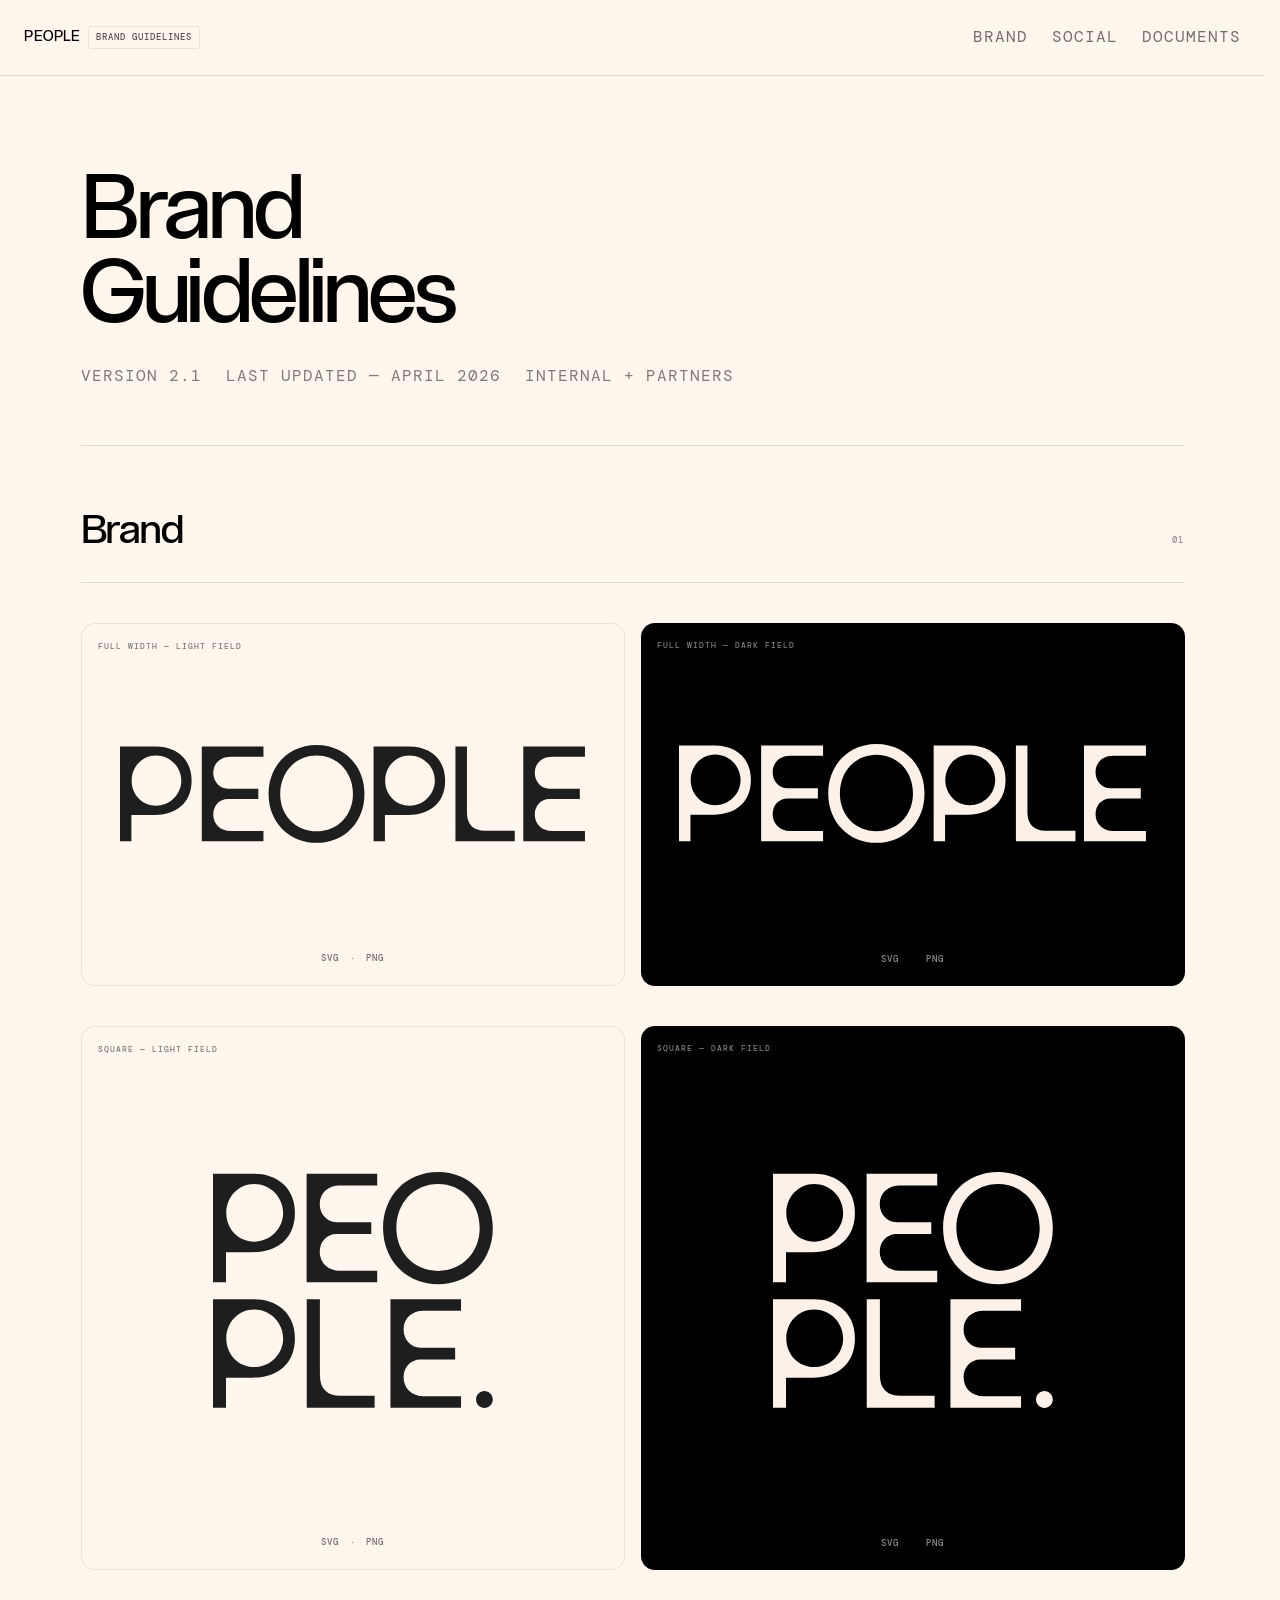
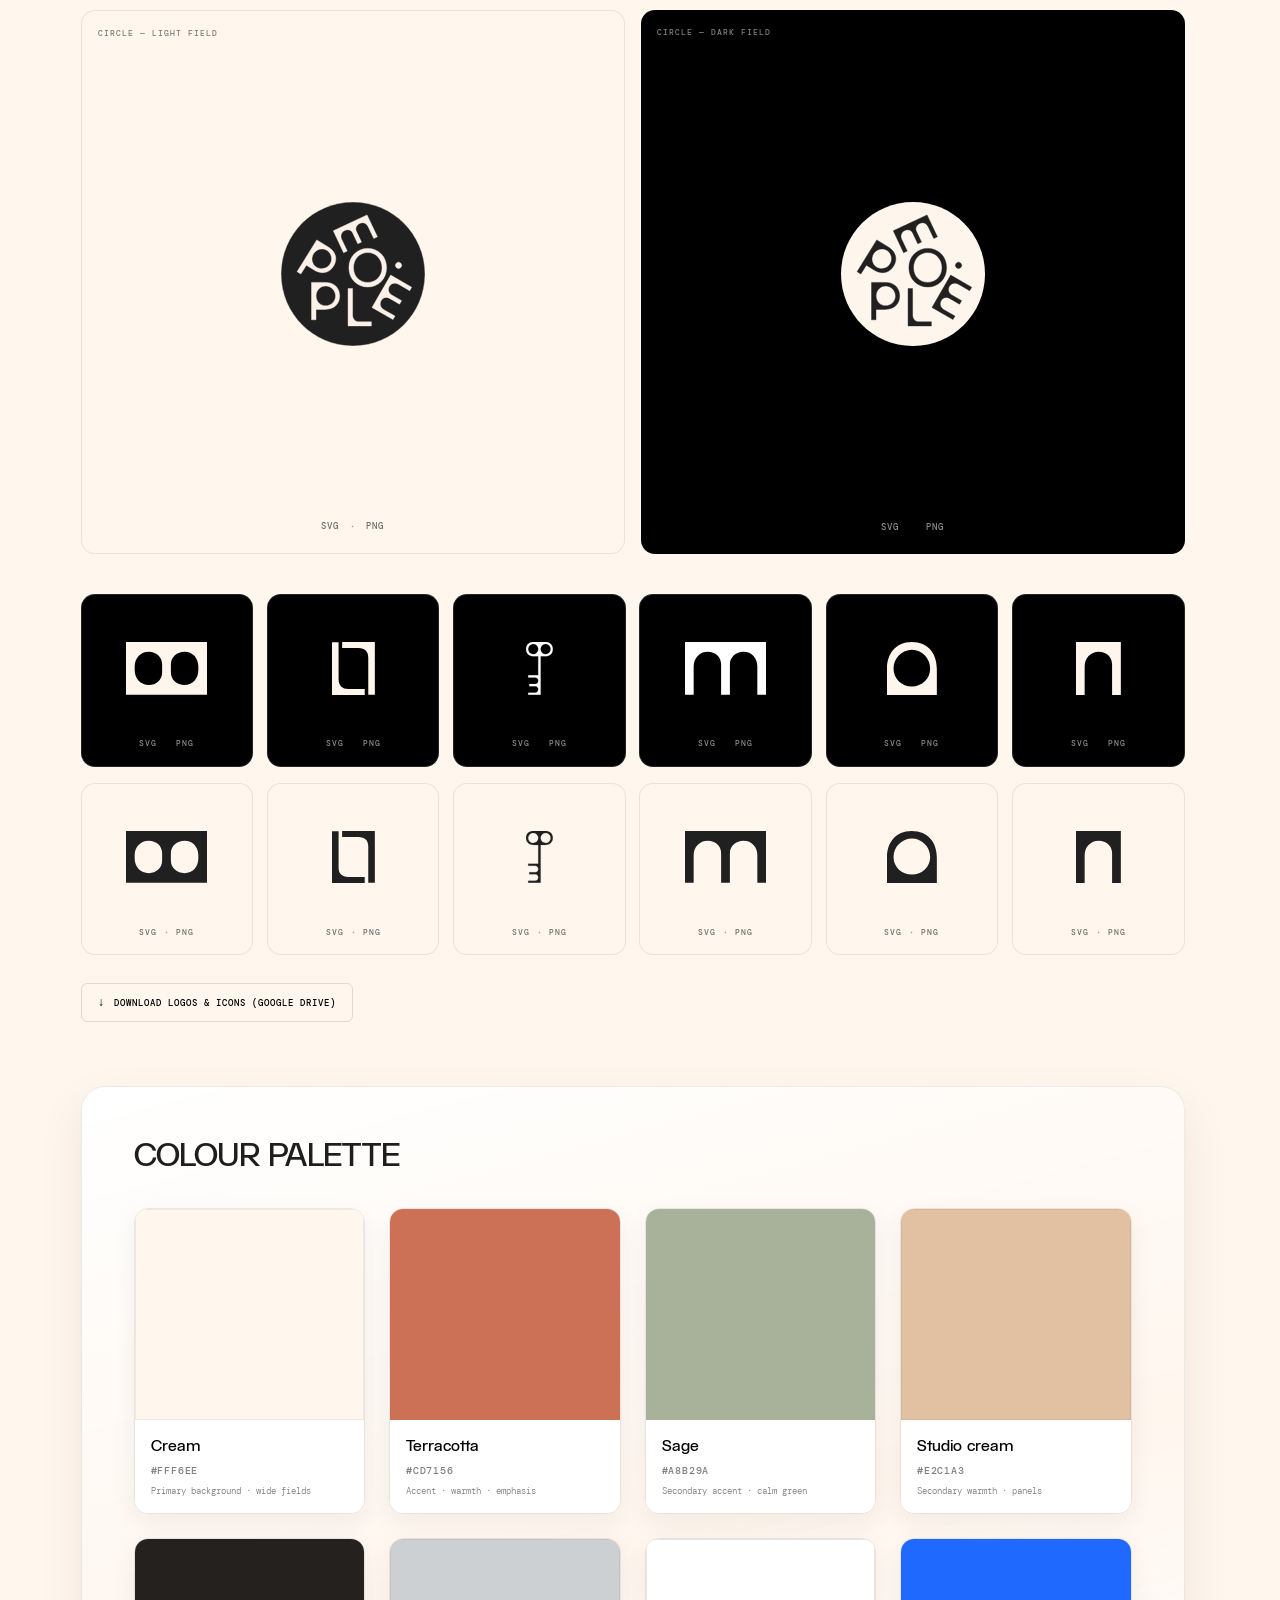
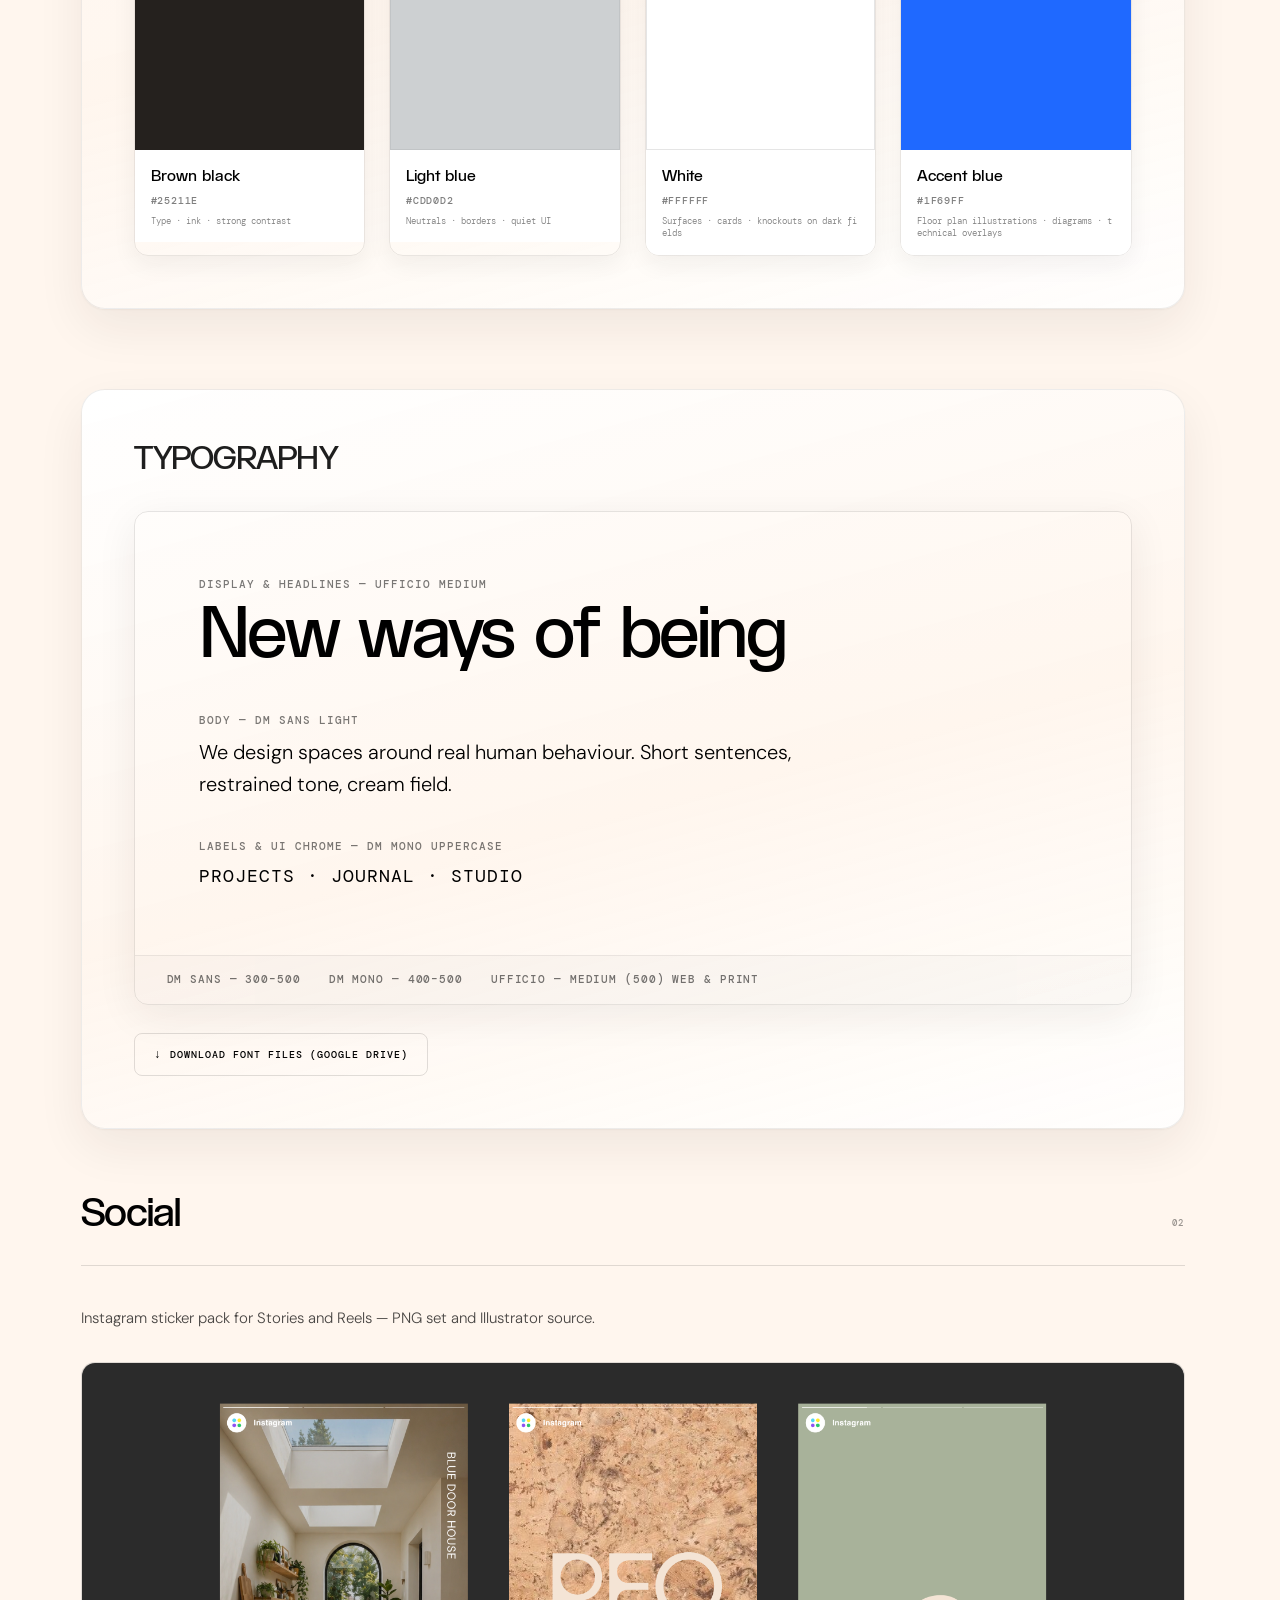
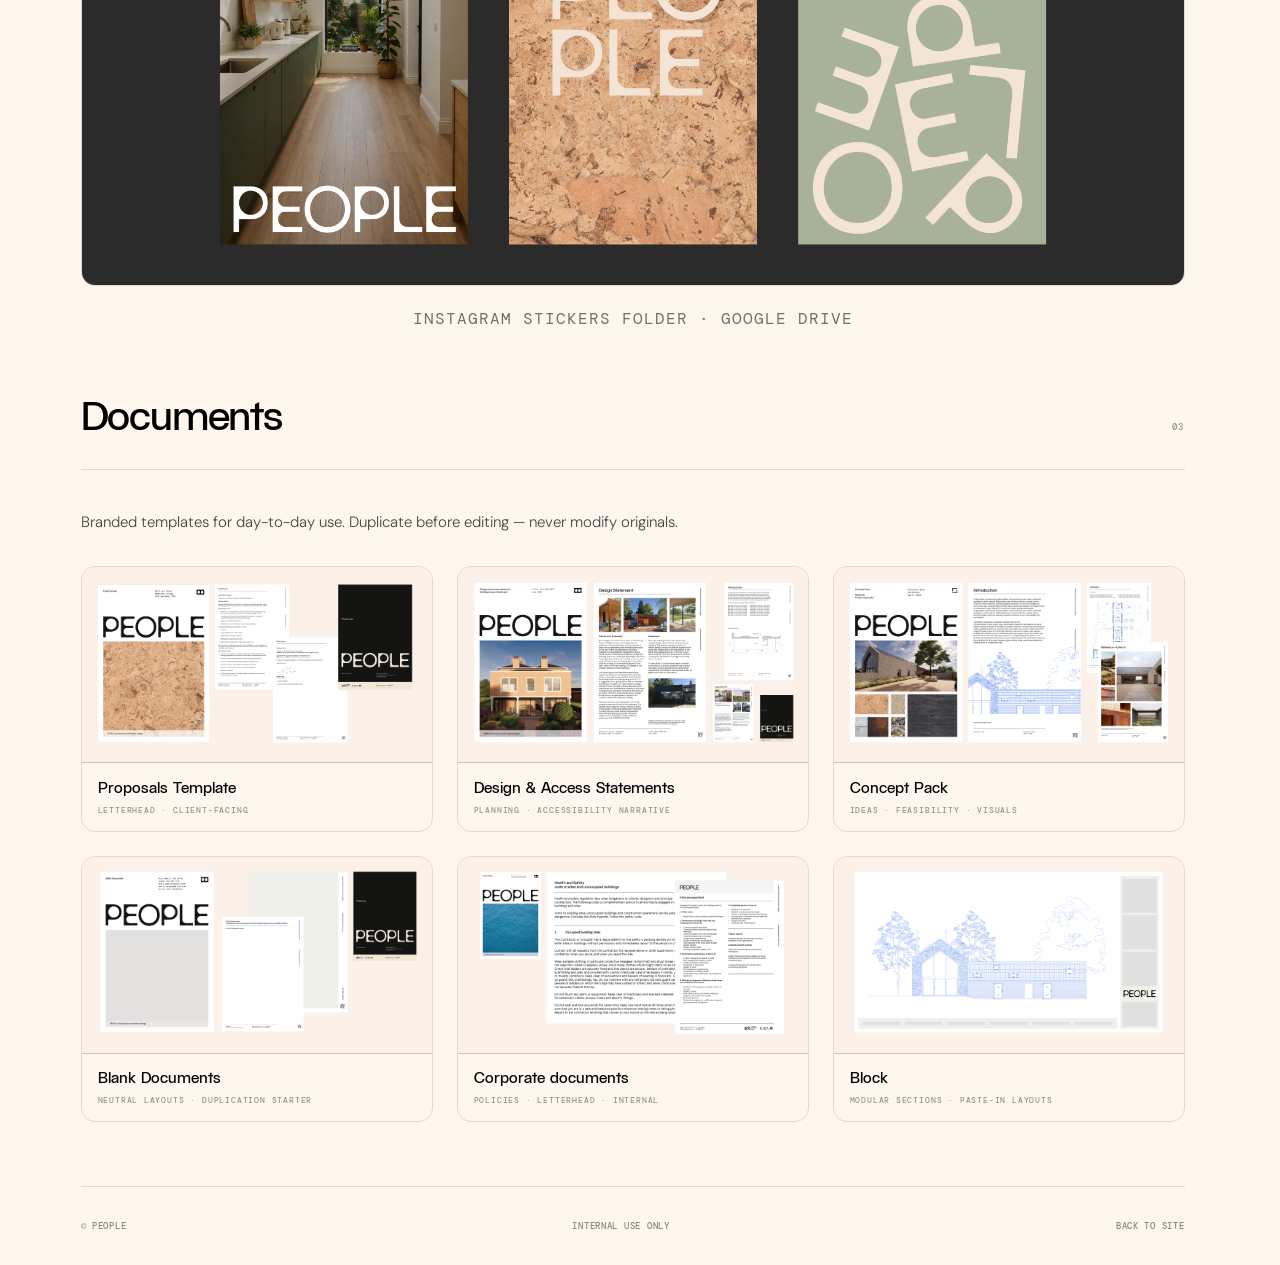
<file: brand.html>
<!DOCTYPE html>
<html lang="en">
<head>
  <meta charset="utf-8">
  <meta name="viewport" content="width=device-width, initial-scale=1">
  <meta name="robots" content="noindex, nofollow">
  <title>PEOPLE — Brand Guidelines</title>
  <link rel="preconnect" href="https://fonts.googleapis.com">
  <link rel="preconnect" href="https://fonts.gstatic.com" crossorigin>
  <link href="https://fonts.googleapis.com/css2?family=DM+Mono:wght@400;500&family=DM+Sans:wght@300;400;500&display=swap" rel="stylesheet">
  <link rel="stylesheet" href="css/style.css">
  <style>
    /* Layout + chrome; typefaces align with the public site via css/style.css */
    .brand-scope {
      --brand-border: rgba(0, 0, 0, 0.12);
      --brand-fg-muted: rgba(0, 0, 0, 0.52);
      --brand-max: var(--max-rail);
      --brand-section-gap: clamp(2.5rem, 6vw, 4rem);
      --brand-card-radius: clamp(8px, 1.2vw, 14px);
    }

    *, *::before, *::after { box-sizing: border-box; margin: 0; padding: 0; }
    html { scroll-behavior: smooth; scroll-padding-top: var(--nav-height); }
    body.brand-scope {
      font-family: var(--font-body);
      font-weight: 300;
      font-size: 1rem;
      line-height: 1.6;
      color: var(--ink);
      background: var(--page-bg);
      -webkit-font-smoothing: antialiased;
    }
    .brand-scope a { color: inherit; }
    .brand-scope img { max-width: 100%; display: block; }
    .brand-scope button { font: inherit; cursor: pointer; border: none; background: none; }

    .brand-topbar {
      position: sticky; top: 0; z-index: 100;
      background: var(--page-bg);
      border-bottom: 1px solid var(--brand-border);
      padding: 0 var(--page-gutter);
      height: var(--nav-height);
      display: flex; align-items: center; justify-content: space-between;
    }
    .brand-topbar__logo {
      font-family: var(--font-headline);
      font-weight: 500;
      font-size: 0.875rem;
      letter-spacing: 0.06em;
      text-transform: uppercase;
      text-decoration: none;
      display: flex; align-items: center; gap: 0.5rem;
      color: var(--ink);
    }
    .brand-topbar__badge {
      font-family: var(--font-mono);
      font-size: 0.5625rem;
      font-weight: 500;
      text-transform: uppercase;
      letter-spacing: var(--chrome-mono-ls);
      padding: 0.2rem 0.45rem;
      border: 1px solid var(--brand-border);
      border-radius: 3px;
      opacity: 0.65;
    }
    .brand-topbar__nav { display: flex; gap: clamp(0.75rem, 2vw, 1.5rem); }
    .brand-topbar__link {
      font-family: var(--font-mono);
      font-size: var(--chrome-mono-fs);
      font-weight: 400;
      letter-spacing: var(--chrome-mono-ls);
      text-transform: uppercase;
      text-decoration: none;
      opacity: 0.55;
      transition: opacity 0.2s;
    }
    .brand-topbar__link:hover { opacity: 1; }

    .brand-page {
      max-width: var(--brand-max);
      margin: 0 auto;
      padding: 0 var(--page-gutter);
    }

    .brand-hero {
      padding: clamp(3rem, 8vw, 6rem) 0 clamp(2rem, 5vw, 3.5rem);
      border-bottom: 1px solid var(--brand-border);
    }
    .brand-hero__title {
      font-family: var(--font-headline);
      font-weight: 500;
      font-size: clamp(2.5rem, 8vw, 5.5rem);
      line-height: 0.95;
      letter-spacing: -0.04em;
      margin-bottom: clamp(1rem, 2.5vw, 1.5rem);
      color: var(--ink);
    }
    .brand-hero__meta {
      display: flex; flex-wrap: wrap; gap: 0.5rem 1.5rem;
      font-family: var(--font-mono);
      font-size: var(--chrome-mono-fs);
      font-weight: 400;
      letter-spacing: var(--chrome-mono-ls);
      text-transform: uppercase;
      opacity: 0.5;
    }

    .brand-section {
      padding-top: var(--brand-section-gap);
    }
    .brand-section__header {
      display: flex; align-items: baseline; justify-content: space-between;
      gap: 1rem; flex-wrap: wrap;
      padding-bottom: clamp(1rem, 2.5vw, 1.75rem);
      border-bottom: 1px solid var(--brand-border);
      margin-bottom: clamp(1.5rem, 4vw, 2.5rem);
    }
    .brand-section__num {
      font-family: var(--font-mono);
      font-size: 0.5625rem;
      font-weight: 500;
      text-transform: uppercase;
      letter-spacing: 0.12em;
      opacity: 0.4;
    }
    .brand-section__title {
      font-family: var(--font-headline);
      font-weight: 500;
      font-size: clamp(1.5rem, 4vw, 2.5rem);
      line-height: 1.1;
      letter-spacing: -0.03em;
      color: var(--ink);
    }
    .brand-section__desc {
      font-family: var(--font-body);
      max-width: 38rem;
      font-size: 0.9375rem;
      line-height: 1.6;
      font-weight: 300;
      color: rgba(0, 0, 0, 0.72);
      margin-bottom: clamp(1.5rem, 3vw, 2rem);
    }

    .brand-sub { margin-bottom: clamp(2.5rem, 6vw, 4rem); }
    .brand-sub__label {
      font-family: var(--font-headline);
      font-weight: 500;
      font-size: clamp(1.125rem, 2.5vw, 1.625rem);
      line-height: 1.15;
      letter-spacing: -0.02em;
      text-transform: uppercase;
      opacity: 0.88;
      margin-bottom: clamp(1rem, 2.25vw, 1.5rem);
      color: var(--ink);
    }

    /* Lifted framing for Colour + Typography bands */
    .brand-sub--feature {
      padding: clamp(1.5rem, 5vw, 3.25rem);
      margin-bottom: clamp(3rem, 7vw, 5rem);
      background:
        linear-gradient(165deg,
          rgba(255, 255, 255, 0.97) 0%,
          color-mix(in srgb, var(--page-bg) 92%, #FFF6EE) 55%,
          rgba(255, 255, 255, 0.88) 100%);
      border: 1px solid rgba(0, 0, 0, 0.07);
      border-radius: clamp(14px, 2.2vw, 24px);
      box-shadow:
        0 1px 2px rgba(37, 33, 30, 0.04),
        0 18px 48px rgba(37, 33, 30, 0.07);
    }
    .brand-sub--feature .brand-sub__label {
      font-size: clamp(1.3125rem, 3vw, 2rem);
      margin-bottom: clamp(1.35rem, 3.25vw, 2rem);
      letter-spacing: -0.024em;
    }
    .brand-sub--feature .brand-colors {
      gap: clamp(1rem, 2.8vw, 1.5rem);
      grid-template-columns: repeat(auto-fill, minmax(min(100%, 12rem), 1fr));
    }
    .brand-sub--feature .brand-color {
      border: 1px solid rgba(0, 0, 0, 0.085);
      box-shadow: 0 8px 24px rgba(37, 33, 30, 0.06);
    }
    .brand-sub--feature .brand-color__swatch { aspect-ratio: 1 / 0.92; }
    .brand-sub--feature .brand-color__info { padding: 0.95rem 1rem; }
    .brand-sub--feature .brand-color__name {
      font-size: 0.96875rem;
      margin-bottom: 0.2rem;
    }
    .brand-sub--feature .brand-color__value {
      font-size: 0.625rem;
      letter-spacing: 0.08em;
    }
    .brand-sub--feature .brand-color__token {
      font-size: 0.5625rem;
      margin-top: 0.35rem;
      line-height: 1.4;
      opacity: 0.52;
    }
    .brand-sub--feature .brand-type-specimen {
      margin-bottom: 0;
      border-color: rgba(0, 0, 0, 0.1);
      box-shadow: 0 10px 40px rgba(37, 33, 30, 0.07);
    }
    .brand-sub--feature .brand-type-specimen__display {
      padding: clamp(2rem, 6vw, 4rem);
      gap: clamp(1.35rem, 4vw, 2.35rem);
    }
    .brand-sub--feature .brand-type-specimen__row-title {
      font-size: clamp(0.5625rem, 1vw, 0.66875rem);
      margin-bottom: 0.4rem;
      opacity: 0.52;
    }
    .brand-sub--feature .brand-type-specimen__headline {
      font-size: clamp(2.35rem, 7vw, 4.5rem);
    }
    .brand-sub--feature .brand-type-specimen__body {
      font-size: clamp(1.0625rem, 2vw, 1.25rem);
      line-height: 1.62;
      max-width: min(42rem, 100%);
    }
    .brand-sub--feature .brand-type-specimen__mono {
      font-size: clamp(0.8125rem, 2vw, 1.125rem);
    }
    .brand-sub--feature .brand-type-specimen__meta {
      padding: 1rem clamp(1.25rem, 3vw, 2rem);
      font-size: 0.65625rem;
      gap: 0.65rem 1.75rem;
      letter-spacing: 0.085em;
    }
    .brand-sub--feature .brand-download {
      margin-top: clamp(1rem, 2.75vw, 1.75rem);
      padding: 0.68rem 1.2rem;
      font-size: 0.625rem;
      border-radius: 8px;
    }

    .brand-logo-rows {
      display: flex;
      flex-direction: column;
      gap: clamp(1.5rem, 4vw, 2.5rem);
    }
    .brand-logo-grid {
      display: grid;
      grid-template-columns: 1fr;
      gap: clamp(0.75rem, 2vw, 1rem);
    }
    @media (min-width: 600px) {
      .brand-logo-grid { grid-template-columns: 1fr 1fr; }
    }
    .brand-logo-card {
      aspect-ratio: 3/2;
      border-radius: var(--brand-card-radius);
      display: flex; align-items: center; justify-content: center;
      padding: clamp(1.5rem, 3vw, 2.5rem);
      padding-bottom: clamp(2.75rem, 6vw, 3.75rem);
      position: relative;
      overflow: hidden;
    }
    .brand-logo-card--mark {
      aspect-ratio: 1;
      padding: clamp(2rem, 5vw, 3rem);
      padding-bottom: clamp(3rem, 7vw, 4rem);
    }
    .brand-logo-card--light {
      background: var(--page-bg);
      border: 1px solid rgba(0, 0, 0, 0.08);
    }
    .brand-logo-card--dark { background: var(--ink); }
    .brand-logo-card__downloads {
      position: absolute;
      bottom: clamp(0.4rem, 1.2vw, 0.85rem);
      left: 0;
      right: 0;
      display: flex;
      flex-wrap: wrap;
      align-items: center;
      justify-content: center;
      gap: 0.35rem 0.75rem;
      z-index: 2;
    }
    .brand-logo-card__downloads a {
      font-family: var(--font-mono);
      font-size: 0.5625rem;
      font-weight: 500;
      letter-spacing: var(--chrome-mono-ls);
      text-transform: uppercase;
      text-decoration: none;
      color: inherit;
      opacity: 0.55;
      border-bottom: 1px solid transparent;
      transition: opacity 0.15s ease, border-color 0.15s ease;
    }
    .brand-logo-card__downloads a:hover {
      opacity: 1;
      border-bottom-color: currentColor;
    }
    .brand-logo-card__downloads span[aria-hidden="true"] {
      opacity: 0.35;
      user-select: none;
    }
    .brand-logo-card--dark .brand-logo-card__downloads a { color: #fff; }
    .brand-logo-card__tag {
      position: absolute;
      top: clamp(0.65rem, 1.5vw, 1rem);
      left: clamp(0.65rem, 1.5vw, 1rem);
      font-family: var(--font-mono);
      font-size: 0.5rem;
      font-weight: 500;
      text-transform: uppercase;
      letter-spacing: var(--chrome-mono-ls);
      opacity: 0.5;
    }
    .brand-logo-card--dark .brand-logo-card__tag { color: #fff; }
    .brand-logo-card__img {
      display: block;
      width: auto;
      height: auto;
      max-width: min(92%, 22rem);
      max-height: min(52%, 140px);
      object-fit: contain;
    }
    .brand-logo-card--mark .brand-logo-card__img {
      max-width: min(70%, 9rem);
      max-height: min(62%, 9rem);
    }
    .brand-logo-card--mark.brand-logo-card--square .brand-logo-card__img {
      max-width: min(94%, min(52vw, 17.5rem));
      max-height: min(88%, min(52vw, 17.5rem));
    }

    .brand-icon-rows {
      display: flex;
      flex-direction: column;
      gap: clamp(0.65rem, 2vw, 1rem);
      width: 100%;
    }
    .brand-icon-row {
      display: grid;
      grid-template-columns: repeat(6, minmax(0, 1fr));
      gap: clamp(0.5rem, 1.5vw, 0.85rem);
      width: 100%;
    }
    @media (max-width: 900px) {
      .brand-icon-row { grid-template-columns: repeat(3, minmax(0, 1fr)); }
    }
    @media (max-width: 520px) {
      .brand-icon-row { grid-template-columns: repeat(2, minmax(0, 1fr)); }
    }
    .brand-icon-slot {
      position: relative;
      aspect-ratio: 1;
      border-radius: var(--brand-card-radius);
      display: flex;
      align-items: center;
      justify-content: center;
      padding: clamp(0.75rem, 2vw, 1rem);
      padding-bottom: clamp(1.85rem, 5vw, 2.5rem);
      overflow: hidden;
    }
    .brand-icon-slot__img {
      display: block;
      width: auto;
      height: auto;
      max-width: min(46%, 4.25rem);
      max-height: min(46%, 4.25rem);
      object-fit: contain;
    }
    .brand-icon-slot__downloads {
      position: absolute;
      bottom: clamp(0.35rem, 1vw, 0.55rem);
      left: 0;
      right: 0;
      display: flex;
      flex-wrap: wrap;
      align-items: center;
      justify-content: center;
      gap: 0.25rem 0.5rem;
      z-index: 2;
    }
    .brand-icon-slot__downloads a {
      font-family: var(--font-mono);
      font-size: 0.5rem;
      font-weight: 500;
      letter-spacing: var(--chrome-mono-ls);
      text-transform: uppercase;
      text-decoration: none;
      color: inherit;
      opacity: 0.55;
      border-bottom: 1px solid transparent;
      transition: opacity 0.15s ease, border-color 0.15s ease;
    }
    .brand-icon-slot__downloads a:hover {
      opacity: 1;
      border-bottom-color: currentColor;
    }
    .brand-icon-slot__downloads span[aria-hidden="true"] {
      opacity: 0.35;
      user-select: none;
    }
    /* Match dark-logo cards (Dark field): ink field, light links */
    .brand-icon-row--on-dark .brand-icon-slot {
      background: var(--ink);
      border: 1px solid rgba(255, 255, 255, 0.14);
    }
    .brand-icon-row--on-dark .brand-icon-slot__downloads a { color: #fff; }
    /* Match light-logo cards (Light field): page bg, ink links */
    .brand-icon-row--on-light .brand-icon-slot {
      background: var(--page-bg);
      border: 1px solid rgba(0, 0, 0, 0.08);
    }

    .brand-colors {
      display: grid;
      grid-template-columns: repeat(auto-fill, minmax(min(100%, 9rem), 1fr));
      gap: clamp(0.75rem, 2vw, 1rem);
    }
    .brand-color {
      border-radius: var(--brand-card-radius);
      overflow: hidden;
      border: 1px solid rgba(0, 0, 0, 0.06);
    }
    .brand-color__swatch { aspect-ratio: 1; width: 100%; }
    .brand-color__info { padding: 0.65rem 0.75rem; background: #fff; }
    .brand-color__name {
      font-family: var(--font-headline);
      font-weight: 500;
      font-size: 0.8125rem;
      margin-bottom: 0.15rem;
      color: var(--ink);
    }
    .brand-color__value {
      font-family: var(--font-mono);
      font-size: 0.5625rem;
      font-weight: 500;
      text-transform: uppercase;
      letter-spacing: 0.06em;
      opacity: 0.5;
    }
    .brand-color__token {
      font-family: var(--font-mono);
      font-size: 0.5rem;
      opacity: 0.45;
      margin-top: 0.2rem;
      word-break: break-all;
    }

    .brand-type-specimen {
      border: 1px solid var(--brand-border);
      border-radius: var(--brand-card-radius);
      overflow: hidden;
      margin-bottom: clamp(0.75rem, 2vw, 1rem);
    }
    .brand-type-specimen__display {
      padding: clamp(1.5rem, 4vw, 3rem);
      display: flex; flex-direction: column; gap: 0.75rem;
    }
    .brand-type-specimen__row-title {
      font-family: var(--font-mono);
      font-size: 0.5rem;
      font-weight: 500;
      letter-spacing: var(--chrome-mono-ls);
      text-transform: uppercase;
      opacity: 0.45;
      margin-bottom: 0.25rem;
    }
    .brand-type-specimen__headline {
      font-family: var(--font-headline);
      font-weight: 500;
      font-size: clamp(2rem, 5vw, 3.5rem);
      line-height: 1.05;
      letter-spacing: -0.03em;
      color: var(--ink);
    }
    .brand-type-specimen__body {
      font-family: var(--font-body);
      font-weight: 300;
      font-size: 1rem;
      line-height: 1.55;
      color: var(--ink);
    }
    .brand-type-specimen__mono {
      font-family: var(--font-mono);
      font-size: var(--chrome-mono-fs);
      font-weight: 400;
      letter-spacing: var(--chrome-mono-ls);
      text-transform: uppercase;
      color: var(--ink);
    }
    .brand-type-specimen__meta {
      padding: 0.75rem clamp(1rem, 2vw, 1.5rem);
      background: rgba(0, 0, 0, 0.03);
      border-top: 1px solid var(--brand-border);
      display: flex; flex-wrap: wrap; gap: 0.5rem 1.5rem;
      font-family: var(--font-mono);
      font-size: 0.5625rem;
      font-weight: 500;
      text-transform: uppercase;
      letter-spacing: 0.08em;
      opacity: 0.55;
    }

    .brand-download {
      display: inline-flex; align-items: center; gap: 0.5rem;
      padding: 0.55rem 1rem;
      border: 1px solid var(--brand-border);
      border-radius: 6px;
      font-family: var(--font-mono);
      font-size: 0.5625rem;
      font-weight: 500;
      text-transform: uppercase;
      letter-spacing: var(--chrome-mono-ls);
      text-decoration: none;
      color: var(--ink);
      transition: border-color 0.2s, background 0.2s;
      margin-top: 0.5rem;
    }
    .brand-download:hover { border-color: var(--ink); background: rgba(0, 0, 0, 0.03); }
    .brand-download__icon { font-size: 0.75rem; }
    .brand-logo-rows + .brand-download {
      margin-top: clamp(1rem, 2.75vw, 1.75rem);
    }

    .brand-social-drive {
      display: flex;
      flex-direction: column;
      gap: clamp(0.85rem, 2vw, 1.25rem);
      text-decoration: none;
      color: inherit;
      transition: opacity 0.2s;
    }
    .brand-social-drive:hover { opacity: 0.92; }
    .brand-social-drive:focus-visible {
      outline: 2px solid var(--ink);
      outline-offset: 4px;
    }
    .brand-social-drive__bleed {
      width: 100%;
      max-width: 100%;
      margin: 0;
      position: relative;
      left: auto;
      transform: none;
      line-height: 0;
      border-radius: var(--brand-card-radius);
      overflow: hidden;
      border: 1px solid var(--brand-border);
      background: color-mix(in srgb, var(--page-bg) 80%, #fff);
    }
    .brand-social-drive__img {
      display: block;
      width: 100%;
      height: auto;
      max-height: min(58vh, 600px);
      object-fit: cover;
      object-position: center;
    }
    .brand-social-drive__label {
      font-family: var(--font-mono);
      font-size: var(--chrome-mono-fs);
      font-weight: 400;
      letter-spacing: var(--chrome-mono-ls);
      text-transform: uppercase;
      opacity: 0.55;
      text-align: center;
    }
    .brand-social-drive:hover .brand-social-drive__label { opacity: 0.85; }

    .brand-doc-grid {
      display: grid;
      grid-template-columns: 1fr;
      gap: clamp(1rem, 2.5vw, 1.5rem);
    }
    @media (min-width: 600px) {
      .brand-doc-grid { grid-template-columns: 1fr 1fr; }
    }
    @media (min-width: 900px) {
      .brand-doc-grid { grid-template-columns: 1fr 1fr 1fr; }
    }
    .brand-doc-card {
      border: 1px solid var(--brand-border);
      border-radius: var(--brand-card-radius);
      overflow: hidden;
      text-decoration: none;
      color: inherit;
      transition: border-color 0.2s, box-shadow 0.2s;
    }
    .brand-doc-card:hover {
      border-color: rgba(0, 0, 0, 0.25);
      box-shadow: 0 4px 16px rgba(0, 0, 0, 0.06);
    }
    .brand-doc-card__preview {
      aspect-ratio: 16 / 9;
      background: color-mix(in srgb, var(--page-bg) 55%, var(--studio-panel-bg));
      border-bottom: 1px solid var(--brand-border);
      position: relative;
      overflow: hidden;
      min-height: 0;
    }
    .brand-doc-card__preview-img {
      position: absolute;
      inset: 0;
      display: block;
      width: 100%;
      height: 100%;
      object-fit: cover;
      object-position: center;
    }
    .brand-doc-card__info { padding: 0.85rem 1rem; }
    .brand-doc-card__title {
      font-family: var(--font-headline);
      font-weight: 500;
      font-size: 0.9375rem;
      margin-bottom: 0.2rem;
      color: var(--ink);
    }
    .brand-doc-card__meta {
      font-family: var(--font-mono);
      font-size: 0.5rem;
      font-weight: 500;
      text-transform: uppercase;
      letter-spacing: 0.1em;
      opacity: 0.4;
    }

    .brand-footer {
      margin-top: var(--brand-section-gap);
      padding: clamp(1.5rem, 3vw, 2rem) 0;
      border-top: 1px solid var(--brand-border);
    }
    .brand-footer__inner {
      display: flex; flex-wrap: wrap;
      justify-content: space-between; align-items: center;
      gap: 0.5rem 1rem;
      font-family: var(--font-mono);
      font-size: 0.5625rem;
      font-weight: 500;
      text-transform: uppercase;
      letter-spacing: 0.08em;
      opacity: 0.45;
    }
    .brand-footer__link {
      text-decoration: none;
      color: inherit;
      transition: opacity 0.2s;
    }
    .brand-footer__link:hover { opacity: 0.85; }

    .mb-0 { margin-bottom: 0 !important; }
  </style>
</head>
<body class="brand-scope">

  <header class="brand-topbar">
    <a href="index.html" class="brand-topbar__logo">
      PEOPLE
      <span class="brand-topbar__badge">Brand Guidelines</span>
    </a>
    <nav class="brand-topbar__nav" aria-label="Page">
      <a href="#brand" class="brand-topbar__link">Brand</a>
      <a href="#social" class="brand-topbar__link">Social</a>
      <a href="#documents" class="brand-topbar__link">Documents</a>
    </nav>
  </header>

  <div class="brand-page">

    <section class="brand-hero">
      <h1 class="brand-hero__title">Brand<br>Guidelines</h1>
      <div class="brand-hero__meta">
        <span>Version 2.1</span>
        <span>Last updated — April 2026</span>
        <span>Internal + partners</span>
      </div>
    </section>

    <!-- 01 BRAND -->
    <section class="brand-section" id="brand">
      <div class="brand-section__header">
        <h2 class="brand-section__title">Brand</h2>
        <span class="brand-section__num">01</span>
      </div>

      <div class="brand-sub">
        <div class="brand-logo-rows">
          <div class="brand-logo-grid">
          <div class="brand-logo-card brand-logo-card--light">
            <span class="brand-logo-card__tag">Full width — Light field</span>
            <img class="brand-logo-card__img" src="images/brand/light/wordmark.svg" width="520" height="100" decoding="async" alt="PEOPLE wordmark — for light backgrounds">
            <div class="brand-logo-card__downloads">
              <a href="images/brand/light/wordmark.svg" download="PEOPLE-wordmark-light.svg">SVG</a>
              <span aria-hidden="true">·</span>
              <a href="images/brand/light/wordmark.png" download="PEOPLE-wordmark-light.png">PNG</a>
            </div>
          </div>
          <div class="brand-logo-card brand-logo-card--dark">
            <span class="brand-logo-card__tag">Full width — Dark field</span>
            <img class="brand-logo-card__img" src="images/brand/dark/wordmark.svg" width="520" height="100" decoding="async" alt="PEOPLE wordmark — for dark backgrounds">
            <div class="brand-logo-card__downloads">
              <a href="images/brand/dark/wordmark.svg" download="PEOPLE-wordmark-dark.svg">SVG</a>
              <span aria-hidden="true">·</span>
              <a href="images/brand/dark/wordmark.png" download="PEOPLE-wordmark-dark.png">PNG</a>
            </div>
          </div>
        </div>

        <div class="brand-logo-grid">
          <div class="brand-logo-card brand-logo-card--light brand-logo-card--mark brand-logo-card--square">
            <span class="brand-logo-card__tag">Square — Light field</span>
            <img class="brand-logo-card__img" src="images/brand/light/square.svg" width="256" height="256" decoding="async" alt="PEOPLE square mark — for light backgrounds">
            <div class="brand-logo-card__downloads">
              <a href="images/brand/light/square.svg" download="PEOPLE-square-light.svg">SVG</a>
              <span aria-hidden="true">·</span>
              <a href="images/brand/light/square.png" download="PEOPLE-square-light.png">PNG</a>
            </div>
          </div>
          <div class="brand-logo-card brand-logo-card--dark brand-logo-card--mark brand-logo-card--square">
            <span class="brand-logo-card__tag">Square — Dark field</span>
            <img class="brand-logo-card__img" src="images/brand/dark/square.svg" width="256" height="256" decoding="async" alt="PEOPLE square mark — for dark backgrounds">
            <div class="brand-logo-card__downloads">
              <a href="images/brand/dark/square.svg" download="PEOPLE-square-dark.svg">SVG</a>
              <span aria-hidden="true">·</span>
              <a href="images/brand/dark/square.png" download="PEOPLE-square-dark.png">PNG</a>
            </div>
          </div>
        </div>

        <div class="brand-logo-grid">
          <div class="brand-logo-card brand-logo-card--light brand-logo-card--mark brand-logo-card--circle">
            <span class="brand-logo-card__tag">Circle — Light field</span>
            <img class="brand-logo-card__img" src="images/brand/light/circle.svg" width="256" height="256" decoding="async" alt="PEOPLE circle mark — for light backgrounds">
            <div class="brand-logo-card__downloads">
              <a href="images/brand/light/circle.svg" download="PEOPLE-circle-light.svg">SVG</a>
              <span aria-hidden="true">·</span>
              <a href="images/brand/light/circle.png" download="PEOPLE-circle-light.png">PNG</a>
            </div>
          </div>
          <div class="brand-logo-card brand-logo-card--dark brand-logo-card--mark brand-logo-card--circle">
            <span class="brand-logo-card__tag">Circle — Dark field</span>
            <img class="brand-logo-card__img" src="images/brand/dark/circle.svg" width="256" height="256" decoding="async" alt="PEOPLE circle mark — for dark backgrounds">
            <div class="brand-logo-card__downloads">
              <a href="images/brand/dark/circle.svg" download="PEOPLE-circle-dark.svg">SVG</a>
              <span aria-hidden="true">·</span>
              <a href="images/brand/dark/circle.png" download="PEOPLE-circle-dark.png">PNG</a>
            </div>
          </div>
        </div>

        <div class="brand-icon-rows">
          <div class="brand-icon-row brand-icon-row--on-dark" aria-label="Icons on dark field (light on dark, as per dark logo variants)">
            <div class="brand-icon-slot">
              <img class="brand-icon-slot__img" src="images/brand/icons/dark/icon-1.svg" width="256" height="256" decoding="async" alt="">
              <div class="brand-icon-slot__downloads">
                <a href="images/brand/icons/dark/icon-1.svg" download="PEOPLE-icon-1-dark.svg">SVG</a>
                <span aria-hidden="true">·</span>
                <a href="images/brand/icons/dark/icon-1.png" download="PEOPLE-icon-1-dark.png">PNG</a>
              </div>
            </div>
            <div class="brand-icon-slot">
              <img class="brand-icon-slot__img" src="images/brand/icons/dark/icon-2.svg" width="256" height="256" decoding="async" alt="">
              <div class="brand-icon-slot__downloads">
                <a href="images/brand/icons/dark/icon-2.svg" download="PEOPLE-icon-2-dark.svg">SVG</a>
                <span aria-hidden="true">·</span>
                <a href="images/brand/icons/dark/icon-2.png" download="PEOPLE-icon-2-dark.png">PNG</a>
              </div>
            </div>
            <div class="brand-icon-slot">
              <img class="brand-icon-slot__img" src="images/brand/icons/dark/icon-3.svg" width="256" height="256" decoding="async" alt="">
              <div class="brand-icon-slot__downloads">
                <a href="images/brand/icons/dark/icon-3.svg" download="PEOPLE-icon-3-dark.svg">SVG</a>
                <span aria-hidden="true">·</span>
                <a href="images/brand/icons/dark/icon-3.png" download="PEOPLE-icon-3-dark.png">PNG</a>
              </div>
            </div>
            <div class="brand-icon-slot">
              <img class="brand-icon-slot__img" src="images/brand/icons/dark/icon-4.svg" width="256" height="256" decoding="async" alt="">
              <div class="brand-icon-slot__downloads">
                <a href="images/brand/icons/dark/icon-4.svg" download="PEOPLE-icon-4-dark.svg">SVG</a>
                <span aria-hidden="true">·</span>
                <a href="images/brand/icons/dark/icon-4.png" download="PEOPLE-icon-4-dark.png">PNG</a>
              </div>
            </div>
            <div class="brand-icon-slot">
              <img class="brand-icon-slot__img" src="images/brand/icons/dark/icon-5.svg" width="256" height="256" decoding="async" alt="">
              <div class="brand-icon-slot__downloads">
                <a href="images/brand/icons/dark/icon-5.svg" download="PEOPLE-icon-5-dark.svg">SVG</a>
                <span aria-hidden="true">·</span>
                <a href="images/brand/icons/dark/icon-5.png" download="PEOPLE-icon-5-dark.png">PNG</a>
              </div>
            </div>
            <div class="brand-icon-slot">
              <img class="brand-icon-slot__img" src="images/brand/icons/dark/icon-6.svg" width="256" height="256" decoding="async" alt="">
              <div class="brand-icon-slot__downloads">
                <a href="images/brand/icons/dark/icon-6.svg" download="PEOPLE-icon-6-dark.svg">SVG</a>
                <span aria-hidden="true">·</span>
                <a href="images/brand/icons/dark/icon-6.png" download="PEOPLE-icon-6-dark.png">PNG</a>
              </div>
            </div>
          </div>
          <div class="brand-icon-row brand-icon-row--on-light" aria-label="Icons on light field (dark on light, as per light logo variants)">
            <div class="brand-icon-slot">
              <img class="brand-icon-slot__img" src="images/brand/icons/light/icon-1.svg" width="256" height="256" decoding="async" alt="">
              <div class="brand-icon-slot__downloads">
                <a href="images/brand/icons/light/icon-1.svg" download="PEOPLE-icon-1-light.svg">SVG</a>
                <span aria-hidden="true">·</span>
                <a href="images/brand/icons/light/icon-1.png" download="PEOPLE-icon-1-light.png">PNG</a>
              </div>
            </div>
            <div class="brand-icon-slot">
              <img class="brand-icon-slot__img" src="images/brand/icons/light/icon-2.svg" width="256" height="256" decoding="async" alt="">
              <div class="brand-icon-slot__downloads">
                <a href="images/brand/icons/light/icon-2.svg" download="PEOPLE-icon-2-light.svg">SVG</a>
                <span aria-hidden="true">·</span>
                <a href="images/brand/icons/light/icon-2.png" download="PEOPLE-icon-2-light.png">PNG</a>
              </div>
            </div>
            <div class="brand-icon-slot">
              <img class="brand-icon-slot__img" src="images/brand/icons/light/icon-3.svg" width="256" height="256" decoding="async" alt="">
              <div class="brand-icon-slot__downloads">
                <a href="images/brand/icons/light/icon-3.svg" download="PEOPLE-icon-3-light.svg">SVG</a>
                <span aria-hidden="true">·</span>
                <a href="images/brand/icons/light/icon-3.png" download="PEOPLE-icon-3-light.png">PNG</a>
              </div>
            </div>
            <div class="brand-icon-slot">
              <img class="brand-icon-slot__img" src="images/brand/icons/light/icon-4.svg" width="256" height="256" decoding="async" alt="">
              <div class="brand-icon-slot__downloads">
                <a href="images/brand/icons/light/icon-4.svg" download="PEOPLE-icon-4-light.svg">SVG</a>
                <span aria-hidden="true">·</span>
                <a href="images/brand/icons/light/icon-4.png" download="PEOPLE-icon-4-light.png">PNG</a>
              </div>
            </div>
            <div class="brand-icon-slot">
              <img class="brand-icon-slot__img" src="images/brand/icons/light/icon-5.svg" width="256" height="256" decoding="async" alt="">
              <div class="brand-icon-slot__downloads">
                <a href="images/brand/icons/light/icon-5.svg" download="PEOPLE-icon-5-light.svg">SVG</a>
                <span aria-hidden="true">·</span>
                <a href="images/brand/icons/light/icon-5.png" download="PEOPLE-icon-5-light.png">PNG</a>
              </div>
            </div>
            <div class="brand-icon-slot">
              <img class="brand-icon-slot__img" src="images/brand/icons/light/icon-6.svg" width="256" height="256" decoding="async" alt="">
              <div class="brand-icon-slot__downloads">
                <a href="images/brand/icons/light/icon-6.svg" download="PEOPLE-icon-6-light.svg">SVG</a>
                <span aria-hidden="true">·</span>
                <a href="images/brand/icons/light/icon-6.png" download="PEOPLE-icon-6-light.png">PNG</a>
              </div>
            </div>
          </div>
        </div>
        </div>
        <a href="https://drive.google.com/drive/folders/1zHeHsWiTJYYujgG-zRO6SewY8LiYCzxA" class="brand-download" target="_blank" rel="noopener noreferrer">
          <span class="brand-download__icon" aria-hidden="true">↓</span> Download logos &amp; icons (Google Drive)
        </a>
      </div>

      <div class="brand-sub brand-sub--feature">
        <p class="brand-sub__label">Colour palette</p>
        <div class="brand-colors">
          <div class="brand-color">
            <div class="brand-color__swatch" style="background: #FFF6EE; border: 1px solid rgba(0,0,0,.06);"></div>
            <div class="brand-color__info">
              <p class="brand-color__name">Cream</p>
              <p class="brand-color__value">#FFF6EE</p>
              <p class="brand-color__token">Primary background · wide fields</p>
            </div>
          </div>
          <div class="brand-color">
            <div class="brand-color__swatch" style="background: #CD7156;"></div>
            <div class="brand-color__info">
              <p class="brand-color__name">Terracotta</p>
              <p class="brand-color__value">#CD7156</p>
              <p class="brand-color__token">Accent · warmth · emphasis</p>
            </div>
          </div>
          <div class="brand-color">
            <div class="brand-color__swatch" style="background: #A8B29A;"></div>
            <div class="brand-color__info">
              <p class="brand-color__name">Sage</p>
              <p class="brand-color__value">#A8B29A</p>
              <p class="brand-color__token">Secondary accent · calm green</p>
            </div>
          </div>
          <div class="brand-color">
            <div class="brand-color__swatch" style="background: #E2C1A3; border: 1px solid rgba(0,0,0,.06);"></div>
            <div class="brand-color__info">
              <p class="brand-color__name">Studio cream</p>
              <p class="brand-color__value">#E2C1A3</p>
              <p class="brand-color__token">Secondary warmth · panels</p>
            </div>
          </div>
          <div class="brand-color">
            <div class="brand-color__swatch" style="background: #25211E;"></div>
            <div class="brand-color__info">
              <p class="brand-color__name">Brown black</p>
              <p class="brand-color__value">#25211E</p>
              <p class="brand-color__token">Type · ink · strong contrast</p>
            </div>
          </div>
          <div class="brand-color">
            <div class="brand-color__swatch" style="background: #CDD0D2; border: 1px solid rgba(0,0,0,.06);"></div>
            <div class="brand-color__info">
              <p class="brand-color__name">Light blue</p>
              <p class="brand-color__value">#CDD0D2</p>
              <p class="brand-color__token">Neutrals · borders · quiet UI</p>
            </div>
          </div>
          <div class="brand-color">
            <div class="brand-color__swatch" style="background: #FFFFFF; border: 1px solid rgba(0,0,0,.1);"></div>
            <div class="brand-color__info">
              <p class="brand-color__name">White</p>
              <p class="brand-color__value">#FFFFFF</p>
              <p class="brand-color__token">Surfaces · cards · knockouts on dark fields</p>
            </div>
          </div>
          <div class="brand-color">
            <div class="brand-color__swatch" style="background: #1F69FF;"></div>
            <div class="brand-color__info">
              <p class="brand-color__name">Accent blue</p>
              <p class="brand-color__value">#1F69FF</p>
              <p class="brand-color__token">Floor plan illustrations · diagrams · technical overlays</p>
            </div>
          </div>
        </div>
      </div>

      <div class="brand-sub mb-0 brand-sub--feature">
        <p class="brand-sub__label">Typography</p>
        <div class="brand-type-specimen">
          <div class="brand-type-specimen__display">
            <div>
              <p class="brand-type-specimen__row-title">Display &amp; headlines — Ufficio medium</p>
              <p class="brand-type-specimen__headline">New ways of being</p>
            </div>
            <div>
              <p class="brand-type-specimen__row-title">Body — DM Sans light</p>
              <p class="brand-type-specimen__body">We design spaces around real human behaviour. Short sentences, restrained tone, cream field.</p>
            </div>
            <div>
              <p class="brand-type-specimen__row-title">Labels &amp; UI chrome — DM Mono uppercase</p>
              <p class="brand-type-specimen__mono">Projects · Journal · Studio</p>
            </div>
          </div>
          <div class="brand-type-specimen__meta">
            <span>DM Sans — 300–500</span>
            <span>DM Mono — 400–500</span>
            <span>Ufficio — medium (500) web &amp; print</span>
          </div>
        </div>
        <a href="https://drive.google.com/drive/folders/1EziRV6ug07jiOyZKWVmSk-YWifRnsabe?usp=drive_link" class="brand-download" target="_blank" rel="noopener noreferrer">
          <span class="brand-download__icon" aria-hidden="true">↓</span> Download font files (Google Drive)
        </a>
      </div>
    </section>

    <!-- 02 SOCIAL -->
    <section class="brand-section" id="social">
      <div class="brand-section__header">
        <h2 class="brand-section__title">Social</h2>
        <span class="brand-section__num">02</span>
      </div>

      <p class="brand-section__desc">Instagram sticker pack for Stories and Reels — PNG set and Illustrator source.</p>

      <a href="https://drive.google.com/drive/folders/1R6MEXMmzu7Wt9W2QQvVhWl4VGeXhHCYC?usp=drive_link" class="brand-social-drive" target="_blank" rel="noopener noreferrer">
        <span class="brand-social-drive__bleed">
          <img class="brand-social-drive__img" src="images/brand/social/instagram-stickers-banner.png" alt="Instagram stickers preview — opens Google Drive folder" width="1920" height="720" loading="lazy" decoding="async">
        </span>
        <span class="brand-social-drive__label">Instagram stickers folder · Google Drive</span>
      </a>
    </section>

    <!-- 03 DOCUMENTS -->
    <section class="brand-section" id="documents">
      <div class="brand-section__header">
        <h2 class="brand-section__title">Documents</h2>
        <span class="brand-section__num">03</span>
      </div>

      <p class="brand-section__desc">Branded templates for day-to-day use. Duplicate before editing — never modify originals.</p>

      <div class="brand-doc-grid">
        <a href="https://drive.google.com/drive/folders/1CAqBF6pHWHTNvJ2AV56ktOwifvTPoXSj?usp=drive_link" class="brand-doc-card" target="_blank" rel="noopener noreferrer">
          <div class="brand-doc-card__preview">
            <img class="brand-doc-card__preview-img" src="images/brand/documents/previews/proposals.png" alt="Proposals template preview" loading="lazy" width="1920" height="1080">
          </div>
          <div class="brand-doc-card__info">
            <p class="brand-doc-card__title">Proposals Template</p>
            <p class="brand-doc-card__meta">Letterhead · client-facing</p>
          </div>
        </a>

        <a href="https://drive.google.com/drive/folders/13ToDKiI9E7kjkR-295I87mMvEA3hCIeL?usp=drive_link" class="brand-doc-card" target="_blank" rel="noopener noreferrer">
          <div class="brand-doc-card__preview">
            <img class="brand-doc-card__preview-img" src="images/brand/documents/previews/statements.png" alt="Design &amp; Access Statements preview" loading="lazy" width="1920" height="1080">
          </div>
          <div class="brand-doc-card__info">
            <p class="brand-doc-card__title">Design &amp; Access Statements</p>
            <p class="brand-doc-card__meta">Planning · accessibility narrative</p>
          </div>
        </a>

        <a href="https://drive.google.com/drive/folders/1ufYty0ncEmh_O5KeS3GAmPFR1t8AklQp?usp=drive_link" class="brand-doc-card" target="_blank" rel="noopener noreferrer">
          <div class="brand-doc-card__preview">
            <img class="brand-doc-card__preview-img" src="images/brand/documents/previews/concept.png" alt="Concept pack preview" loading="lazy" width="1920" height="1080">
          </div>
          <div class="brand-doc-card__info">
            <p class="brand-doc-card__title">Concept Pack</p>
            <p class="brand-doc-card__meta">Ideas · feasibility · visuals</p>
          </div>
        </a>

        <a href="https://drive.google.com/drive/folders/1CFiQV8wpJZZi7u85IGeqCDoJLXi72SfK?usp=drive_link" class="brand-doc-card" target="_blank" rel="noopener noreferrer">
          <div class="brand-doc-card__preview">
            <img class="brand-doc-card__preview-img" src="images/brand/documents/previews/blank.png" alt="Blank documents preview" loading="lazy" width="1920" height="1080">
          </div>
          <div class="brand-doc-card__info">
            <p class="brand-doc-card__title">Blank Documents</p>
            <p class="brand-doc-card__meta">Neutral layouts · duplication starter</p>
          </div>
        </a>

        <a href="https://drive.google.com/drive/folders/1RUKD6go1Sa4dCCz-D7aDs8qWwXMVdUfL?usp=drive_link" class="brand-doc-card" target="_blank" rel="noopener noreferrer">
          <div class="brand-doc-card__preview">
            <img class="brand-doc-card__preview-img" src="images/brand/documents/previews/CORPORATE.png" alt="Corporate documents preview" loading="lazy" width="1920" height="1080">
          </div>
          <div class="brand-doc-card__info">
            <p class="brand-doc-card__title">Corporate documents</p>
            <p class="brand-doc-card__meta">Policies · letterhead · internal</p>
          </div>
        </a>

        <a href="https://drive.google.com/drive/folders/1QZURPgGcypK9WmoQQQ0JViZNXfnP6QJz?usp=drive_link" class="brand-doc-card" target="_blank" rel="noopener noreferrer">
          <div class="brand-doc-card__preview">
            <img class="brand-doc-card__preview-img" src="images/brand/documents/previews/BLOCK.png" alt="Block preview" loading="lazy" width="1920" height="1080">
          </div>
          <div class="brand-doc-card__info">
            <p class="brand-doc-card__title">Block</p>
            <p class="brand-doc-card__meta">Modular sections · paste-in layouts</p>
          </div>
        </a>
      </div>
    </section>

    <footer class="brand-footer">
      <div class="brand-footer__inner">
        <span>© PEOPLE</span>
        <span>Internal use only</span>
        <a href="index.html" class="brand-footer__link">Back to site</a>
      </div>
    </footer>

  </div>

</body>
</html>
</file>
<file: css/style.css>
/* ============================================================
   PEOPLE — Clean Skeleton Rebuild
   Mobile-first · Unified breakpoints · Single stylesheet
   Typeface: DM Sans (body) · Ufficio 500 (headlines) · DM Mono (mono chrome)
   ============================================================ */

/* --- Font Faces ------------------------------------------------ */
@font-face {
  font-family: 'Ufficio';
  src: url('../fonts/Ufficio-500.woff2') format('woff2'),
       url('../fonts/Ufficio-500.woff') format('woff');
  font-weight: 500;
  font-style: normal;
  font-display: swap;
}

/* --- Custom Properties ----------------------------------------- */
:root {
  /* Typography — DM Sans + DM Mono via Google Fonts in HTML; Ufficio 500 local for headlines */
  --font-body: 'DM Sans', system-ui, sans-serif;
  --font-headline: 'Ufficio', system-ui, sans-serif;
  --font-mono: 'DM Mono', ui-monospace, monospace;

  /* Mono UI (nav, studio hero label, slide chrome) */
  --chrome-mono-fs: clamp(0.71875rem, 1.28vw, 1.0625rem);
  --chrome-mono-ls: 1px;
  /* Journal / Project / Studio overlay panel title */
  --slide-panel-title-fs: clamp(0.75rem, 1.45vw, 1.3125rem);
  --slide-panel-title-ls: 1px;

  /* Editorial fluid — studio beliefs/process intros, home services intros, process card <p> on dark */
  --type-prose-fluid-fs: clamp(1rem, 1.65vw, 1.1875rem);
  --type-prose-fluid-weight: 200;
  --type-prose-fluid-lh: 1.55;
  --type-prose-fluid-ls: -0.01em;

  /* Long-form — case study paragraphs */
  --type-prose-long-fs: 1.0625rem;
  --type-prose-long-lh: 1.68;
  --type-prose-long-weight: 300;

  /* Large display lines — home services lists */
  --type-display-line-fs: clamp(1.35rem, 2.85vw, 2.125rem);
  --type-display-line-lh: 1.08;
  --type-display-line-ls: -0.02em;

  /* Uppercase overlines — meta, footer block labels, materials, credit (headline family) */
  --type-overline-fs: 0.625rem;
  --type-overline-ls: 0.12em;

  /* Secondary supporting copy — metrics table, “all projects” link scale */
  --type-supporting-fs: 0.9375rem;
  --type-supporting-lh: 1.45;

  /* Page chrome */
  --page-bg: #FFF6EE;
  --page-bg-rgb: 255, 246, 238;
  /* Same black as page-transition loading / footer base — default text & solid black UI */
  --ink: #000;
  --ink-rgb: 0, 0, 0;
  /* Studio slide-up panel */
  --studio-panel-bg: #E2C1A3;
  /* Shared horizontal edge: nav, footer chrome, slide/mobile menu headers */
  --page-gutter: 1rem;
  /* Main column + slide bodies */
  --page-content-gutter: calc(var(--page-gutter) + 0.375rem);
  --nav-height: 3.75rem;

  /* Vertical rhythm */
  --section-y: clamp(2.5rem, 5vw, 4rem);
  --main-pad-top: calc(var(--nav-height) + 1.5rem);

  /* Content widths */
  --max-narrow: 52rem;
  --max-rail: 72rem;
  --max-wide: 90rem;

  /* Z-index scale */
  --z-footer: 1;
  --z-main: 2;
  --z-overlay: 994;
  --z-nav: 995;
  --z-wordmark: 996;
  --z-mobile-menu: 998;
  --z-transition: 9999;

  /* Page transition timing */
  --pt-intro-hold: 2000ms;

  /* Overlay panel */
  --slide-duration: 0.72s;
  --slide-ease: cubic-bezier(0.22, 1, 0.36, 1);
  /* Slide bar + case study hero image inset (matches overlay title row) */
  --slide-overlay-head-padding: clamp(0.85rem, 2.5vw, 1.25rem) var(--page-gutter);
}

/* Breakpoint: tablet-up */
@media (min-width: 768px) {
  :root {
    --page-gutter: 1.5rem;
    --page-content-gutter: calc(var(--page-gutter) + 0.5rem);
    --nav-height: 4.75rem;
    --main-pad-top: calc(var(--nav-height) + 2rem);
  }
}

/* Large desktop */
@media (min-width: 1440px) {
  :root {
    --page-gutter: 40px;
    --page-content-gutter: 112px;
  }
}

/* --- Reset ----------------------------------------------------- */
*, *::before, *::after { box-sizing: border-box; margin: 0; padding: 0; }
html { -webkit-text-size-adjust: 100%; scroll-behavior: smooth; scrollbar-gutter: stable; color: var(--ink); }
body {
  font-family: var(--font-body);
  font-size: 1rem;
  font-weight: 300;
  line-height: 1.5;
  color: var(--ink);
  background: var(--page-bg);
  overflow-x: hidden;
  min-height: 100vh;
}
body.no-scroll {
  position: fixed;
  top: var(--scroll-lock-top, 0);
  left: 0;
  right: 0;
  width: 100%;
  overflow: hidden;
}
h1, h2, h3, h4, h5, h6 { margin: 0; font-family: var(--font-headline); font-weight: 500; }
p { margin: 0; }
a { color: inherit; text-decoration: none; font-family: inherit; }
img { max-width: 100%; display: block; }
ul, ol { list-style: none; padding: 0; margin: 0; }
button { font-family: inherit; color: inherit; cursor: pointer; border: none; background: none; }
input, textarea, select { font-family: inherit; color: inherit; }

/* --- Utility --------------------------------------------------- */
.sr-only { position: absolute; width: 1px; height: 1px; padding: 0; margin: -1px; overflow: hidden; clip: rect(0,0,0,0); border: 0; }


/* ==========================================================================
   LAYOUT SHELLS
   ========================================================================== */

/* Main content wrapper — sits above footer for the reveal effect */
.main-content {
  position: relative;
  z-index: var(--z-main);
  background: var(--page-bg);
}

/* Horizontal container — consistent inset everywhere */
.page-container {
  width: 100%;
  margin-inline: auto;
  padding-inline: var(--page-content-gutter);
}
.page-container--narrow { max-width: var(--max-narrow); }
.page-container--rail   { max-width: var(--max-rail); }
.page-container--wide   { max-width: var(--max-wide); }

/* Skeleton placeholders — solid blocks instead of images */
.skeleton-ph {
  box-sizing: border-box;
  background: rgba(0,0,0,.1);
  border: 1px solid rgba(0,0,0,.12);
}


/* ==========================================================================
   PAGE TRANSITION — Lottie intro + frosted glass overlay
   ========================================================================== */
.page-transition {
  position: fixed; inset: 0;
  z-index: var(--z-transition);
  width: 100%; height: 100vh;
  display: block; overflow: hidden;
  pointer-events: none;
  background: transparent;
}
.page-transition.is-exit {
  pointer-events: auto;
  background: var(--ink);
}
.page-transition__trigger { display: none; }

.page-transition__glass {
  z-index: 1;
  position: absolute; inset: 0;
  overflow: hidden;
  -webkit-backdrop-filter: blur(10px);
  backdrop-filter: blur(10px);
  border: 1px solid rgba(255,255,255,.2);
  background-color: transparent;
}

.page-transition__content {
  z-index: 2;
  position: absolute; inset: 0;
  display: flex; flex-direction: column;
  justify-content: center; align-items: center;
  width: 100%; height: 100%;
  overflow: hidden;
  background-color: var(--ink);
  background-image: url('../images/bg-black.webp');
  background-position: 50%;
  background-size: cover;
  background-repeat: no-repeat;
  color: #fff;
}

.page-transition__logo-wrap {
  position: relative;
  display: flex; justify-content: center; align-items: center;
  width: min(95vw, 36rem);
}
.page-transition__lottie {
  width: clamp(9rem, 22vw, 15rem);
  min-height: clamp(6rem, 18vw, 12rem);
  max-width: 100%;
  opacity: .82;
  display: flex; align-items: center; justify-content: center;
  pointer-events: none;
  background-color: transparent;
}
.page-transition__lottie svg {
  display: block; width: 100%; height: auto; max-width: 100%;
}

/* Intro: reveal site (IX2 a-6) */
@keyframes pt-intro-logo-out { to { opacity: 0; } }
@keyframes pt-intro-lift { from { transform: translateY(0); } to { transform: translateY(-100vh); } }

.page-transition.is-intro .page-transition__lottie {
  animation: pt-intro-logo-out 300ms ease forwards;
  animation-delay: calc(500ms + var(--pt-intro-hold));
}
.page-transition.is-intro .page-transition__content {
  animation: pt-intro-lift 800ms cubic-bezier(0.25,1,0.5,1) forwards;
  animation-delay: calc(700ms + var(--pt-intro-hold));
  will-change: transform;
}
.page-transition.is-intro .page-transition__glass {
  animation: pt-intro-lift 1000ms cubic-bezier(0.16,1,0.3,1) forwards;
  animation-delay: calc(1000ms + var(--pt-intro-hold));
  will-change: transform;
}

/* Exit: layers rise from below (IX2 a-7) */
@keyframes pt-exit-glass-up   { from { transform: translateY(100vh); } to { transform: translateY(0); } }
@keyframes pt-exit-content-up { from { transform: translateY(100vh); } to { transform: translateY(0); } }
@keyframes pt-exit-logo-in    { from { opacity: 0; } to { opacity: .82; } }

.page-transition.is-exit .page-transition__glass {
  animation: pt-exit-glass-up 400ms cubic-bezier(0.16,1,0.3,1) forwards;
  animation-delay: 100ms;
  animation-fill-mode: backwards;
  will-change: transform;
}
.page-transition.is-exit .page-transition__content {
  animation: pt-exit-content-up 500ms cubic-bezier(0.075,0.82,0.165,1) forwards;
  animation-delay: 500ms;
  animation-fill-mode: backwards;
  will-change: transform;
}
.page-transition.is-exit .page-transition__lottie {
  opacity: 0;
  animation: pt-exit-logo-in 300ms ease forwards;
  animation-delay: 1000ms;
  animation-fill-mode: backwards;
}


/* ==========================================================================
   NAV
   ========================================================================== */
.nav {
  position: sticky; top: 0;
  z-index: var(--z-nav);
  background: var(--page-bg);
  height: var(--nav-height);
  padding: 0 var(--page-gutter);
  display: flex; align-items: center;
}
.nav__inner {
  display: grid;
  grid-template-columns: auto 1fr auto;
  align-items: center;
  width: 100%;
  gap: 0.5rem;
}

/* Mobile: logo centre, menu control top-right (desktop links + hamburger in .nav__right) */
.nav__left  { display: flex; align-items: center; gap: 1rem; min-width: 0; }
.nav__right { display: flex; align-items: center; justify-content: flex-end; gap: 1rem; min-width: 0; }

.nav__logo {
  flex: none;
  width: clamp(7rem, 28vw, 10rem);
  justify-self: center;
  display: flex; justify-content: center; align-items: center;
  color: var(--ink); text-decoration: none;
}
.nav__logo svg { width: 100%; height: auto; }
/* Hide in-bar logo until wordmark morph hands off (desktop only) */
@media (min-width: 1024px) {
  .nav__logo svg { opacity: 0; transition: opacity .2s ease; }
  .nav__logo.nav__logo--settled svg { opacity: 1; }
}

/* Desktop nav links — hidden on mobile */
.nav__link {
  position: relative;
  transition: all 25ms;
  display: none; /* shown at tablet+ */
}
/* Shared mono: nav links, product card titles, Studio hero label, beliefs + process labels, home services labels, case study materials */
.nav__link,
button.nav__link,
.product-card__name,
#studio-overlay .studio-slide-hero__label,
#studio-overlay .studio-beliefs-intro__label,
#studio-overlay .process__label,
.home-services__label,
.case-study__materials-label,
.case-study__materials-copy__head {
  font-family: var(--font-mono);
  font-size: var(--chrome-mono-fs);
  font-weight: 400;
  letter-spacing: var(--chrome-mono-ls);
  text-transform: uppercase;
  line-height: 1.35;
}
.nav__link::after {
  content: '';
  position: absolute; bottom: -1px; left: 0;
  width: 100%; height: 1px;
  background: var(--ink);
  transform: scaleX(0); transform-origin: left;
  transition: transform .2s ease;
}
.nav__link:hover::after { transform: scaleX(1); }
.nav__link[aria-current="page"]::after { transform: scaleX(1); }
button.nav__link { color: inherit; }

/* Hamburger — visible on mobile */
.nav__hamburger {
  display: flex; flex-direction: column;
  justify-content: space-between;
  width: 1.75rem; height: 0.5rem;
  cursor: pointer;
  padding: 0; border: none; background: none;
}
.nav__hamburger span {
  display: block; width: 100%; height: 1px; background: var(--ink);
}

/* Mobile: nav + content only; logo centred (balanced side columns)
   (hero hidden in HERO section — must not be overridden by later .hero { display:flex }) */
@media (max-width: 767px) {
  .nav__inner {
    grid-template-columns: 1fr auto 1fr;
    gap: 0.5rem;
  }
  .nav__left  { justify-self: start; min-width: 0; }
  .nav__logo { justify-self: center; }
  .nav__right { justify-self: end; min-width: 0; }
}

@media (min-width: 768px) {
  .nav__inner {
    grid-template-columns: minmax(0, 1fr) auto minmax(0, 1fr);
    gap: 0.75rem 1rem;
  }
  .nav__logo { width: clamp(7rem, 14%, 13.5rem); }
  .nav__link { display: block; }
  .nav__left  { gap: clamp(1.1rem, 2.25vw, 2.5rem); }
  .nav__right { gap: clamp(1.5rem, 2.75vw, 2.75rem); }
  .nav__hamburger { display: none; }
}


/* ==========================================================================
   MOBILE MENU — bottom sheet (footer black; no backdrop — only sheet is visible)
   ========================================================================== */
.mobile-menu {
  position: fixed; inset: 0;
  z-index: var(--z-mobile-menu);
  display: flex;
  flex-direction: column;
  justify-content: flex-end;
  pointer-events: none;
  background: none;
}
.mobile-menu.is-open {
  pointer-events: none;
}

/* Same base treatment as .footer — deep black + texture; top radius matches slide panels */
.mobile-menu__sheet {
  position: relative;
  z-index: 1;
  width: 100%;
  max-height: min(88vh, 100%);
  flex-shrink: 0;
  pointer-events: auto;
  color: #fff;
  background: var(--ink) url('../images/bg-black.webp') center/cover;
  border-top-left-radius: clamp(0.75rem, 2vw, 1.125rem);
  border-top-right-radius: clamp(0.75rem, 2vw, 1.125rem);
  transform: translate3d(0, 100%, 0);
  transition: transform var(--slide-duration) var(--slide-ease);
  backface-visibility: hidden;
  -webkit-backface-visibility: hidden;
}
.mobile-menu.is-open .mobile-menu__sheet {
  transform: translate3d(0, 0, 0);
  will-change: transform;
}
.mobile-menu:not(.is-open) .mobile-menu__sheet {
  will-change: auto;
  pointer-events: none;
}

.mobile-menu__sheet-inner {
  padding-bottom: max(0.5rem, env(safe-area-inset-bottom));
}

/* Shared slide shell: same padding as .skeleton-slide-overlay__head */
.mobile-menu__sheet-head.skeleton-slide-overlay__head {
  padding: var(--slide-overlay-head-padding);
}

/* Circle close — same control as slide overlays, inverted for dark panel */
.mobile-menu .skeleton-slide-overlay__close {
  color: #fff;
  border-color: rgba(255, 255, 255, 0.28);
}
.mobile-menu .skeleton-slide-overlay__close:hover {
  background: rgba(255, 255, 255, 0.08);
}

/* Same vertical/side/bottom padding as .skeleton-slide-overlay__body */
.mobile-menu__links {
  display: flex;
  flex-direction: column;
  padding: clamp(1.25rem, 3vw, 2rem) var(--page-gutter) clamp(2.5rem, 6vw, 4rem);
  border-top: 1px solid rgba(255, 255, 255, 0.35);
}

.mobile-menu__link {
  display: flex;
  flex-direction: row;
  justify-content: space-between;
  align-items: center;
  gap: 1rem;
  width: 100%;
  margin: 0;
  padding: 1rem 0;
  border: none;
  border-bottom: 1px solid rgba(255, 255, 255, 0.35);
  background: none;
  color: inherit;
  font-family: var(--font-headline);
  font-size: clamp(1.125rem, 3.8vw, 1.35rem);
  font-weight: 500;
  text-align: right;
  cursor: pointer;
  text-decoration: none;
}
.mobile-menu__link:last-child {
  border-bottom: none;
}
.mobile-menu__num {
  flex-shrink: 0;
  font-size: 0.95em;
  font-weight: 500;
  opacity: 0.95;
  text-align: left;
}
.mobile-menu__label {
  flex: 1;
  text-align: right;
}

@media (prefers-reduced-motion: reduce) {
  .mobile-menu__sheet {
    transition-duration: 0.22s;
    transition-timing-function: ease-out;
  }
}


/* ==========================================================================
   HERO — Video Background (full block is tablet/desktop only; hidden on small phones)
   ========================================================================== */
.hero {
  position: relative;
  overflow: hidden;
  z-index: 1;
}
@media (max-width: 767px) {
  .hero {
    display: none;
  }
}
@media (min-width: 768px) {
  .hero {
    height: 100vh; height: 100dvh;
    display: flex; align-items: flex-end; justify-content: center;
  }
}
.hero__video-wrap {
  position: absolute; inset: 0; z-index: 0;
  background: var(--ink);
}
.hero__video-wrap--skeleton-ph {
  background: var(--ink) !important;
  background-image: none !important;
}
.hero__video-wrap--skeleton-ph .skeleton-ph--hero {
  position: absolute; inset: 0;
  width: 100%; height: 100%;
  border: none; background: #3a3a3a;
}
.hero__video-wrap iframe {
  position: absolute; top: 50%; left: 50%; z-index: 0;
  width: 177.77vh;
  height: 100vh;
  width: 177.77dvh;
  height: 100dvh;
  transform: translate(-50%, -50%);
  pointer-events: none; border: 0;
  background: var(--ink);
}
.hero__video-poster {
  position: absolute; inset: 0; z-index: 1;
  /* Match iframe letterbox / site dark chrome — not a project still (avoids wrong frame before video). */
  background: var(--ink) url('../images/bg-black.webp') center/cover no-repeat;
  pointer-events: none;
  transition: opacity 0.55s ease;
}
.hero__video-wrap.is-video-ready .hero__video-poster { opacity: 0; }

.hero__overlay {
  position: absolute; inset: 0; z-index: 1;
  background: rgba(0,0,0,.05);
}
.hero__tagline {
  position: absolute; z-index: 3;
  top: var(--page-gutter); right: var(--page-gutter);
  color: #fff; font-weight: 300; line-height: 1.4;
  text-align: right;
  font-size: clamp(1.25rem, 4vw, 2rem);
  display: none;
}
@media (min-width: 768px) {
  .hero__tagline { display: block; }
}


/* ==========================================================================
   MORPHING WORDMARK — fixed element, hero → nav interpolation via JS
   ========================================================================== */
.wordmark-morph {
  position: fixed;
  left: 0;
  top: 0;
  z-index: var(--z-wordmark);
  pointer-events: none;
  opacity: 1;
  color: var(--page-bg);
  /* Width set in JS to hero width; motion is translate3d + scale only (GPU layer). */
  transform-origin: 0 0;
  will-change: transform;
  backface-visibility: hidden;
  transition: opacity .2s ease;
}
.wordmark-morph.wordmark-morph--settled { opacity: 0; }
.wordmark-morph svg { width: 100%; height: auto; display: block; }

@media (max-width: 1023px) {
  .wordmark-morph { display: none; }
}


/* ==========================================================================
   SECTION SPACER + FOOTER REVEAL
   ========================================================================== */
.section-spacer {
  height: 100vh; height: 100dvh;
  min-height: 100dvh;
  position: relative;
}

/* Homepage: scroll area only as tall as content + comfortable end padding (no full-viewport gap) */
.section-spacer--home {
  height: auto;
  min-height: 0;
  padding-block: clamp(2.75rem, 9vw, 5.5rem);
}
.footer-reveal-sentinel {
  width: 100%; height: 1px; margin: 0;
  pointer-events: none; visibility: hidden;
}


/* ==========================================================================
   FOOTER — full-viewport screen, revealed at scroll end
   ========================================================================== */
#contact { scroll-margin-top: var(--nav-height); }

.footer {
  --footer-meta-gap: 1.5rem;
  position: sticky; bottom: 0;
  z-index: var(--z-footer);
  min-height: 100vh; min-height: 100dvh;
  height: auto;
  color: #fff; overflow: hidden;
  background: var(--ink) url('../images/bg-black.webp') center/cover fixed;
}
.footer__inner {
  position: relative; isolation: isolate;
  width: 100%;
  min-height: 100vh; min-height: 100dvh;
  display: flex; flex-direction: column;
}

/* Stage: physics canvas + link grid overlay */
.footer__stage {
  position: relative;
  flex: 1 1 0; min-height: 0;
  width: 100%; align-self: stretch;
}
.footer__physics-wrap {
  position: absolute;
  top: 0; left: 0; right: 0;
  bottom: var(--footer-meta-gap);
  z-index: 0; overflow: hidden;
}
.footer__physics {
  position: absolute; inset: 0;
  overflow: hidden;
  cursor: grab; user-select: none; touch-action: none;
}
.footer__physics:active { cursor: grabbing; }
.footer__physics canvas { display: block; width: 100%; height: 100%; }

.footer__ui {
  position: absolute;
  top: 0; left: 0; right: 0; z-index: 2;
  padding: var(--nav-height) var(--page-gutter) 1rem;
  max-width: 100%;
  pointer-events: none;
}
.footer__ui a,
.footer__ui button {
  pointer-events: auto;
}

/* Footer row: Explore | Stalk us (grouped left) — Say hello (right), one horizontal line on tablet+ */
.footer__grid {
  display: flex;
  flex-direction: column;
  gap: 2rem;
  align-items: flex-start;
}
@media (min-width: 768px) {
  .footer__grid {
    flex-direction: row;
    flex-wrap: nowrap;
    align-items: flex-start;
    gap: 0;
  }
  /* Extra air between Explore and Stalk us; Say hello still rides right via margin-left: auto */
  .footer__grid > .footer__block:first-child {
    margin-right: clamp(3rem, 10vw, 7.5rem);
  }
  .footer__block--hello {
    margin-left: auto;
    text-align: left;
    flex: 0 1 auto;
    max-width: min(100%, 28rem);
  }
  .footer__ui { padding-top: var(--nav-height); }
}

/* Contact column — typographic block (no overline title) */
.footer__hello-copy {
  margin: 0;
  text-align: left;
}
.footer__hello-line {
  margin: 0;
  font-family: var(--font-body);
  letter-spacing: -0.02em;
  line-height: 1.18;
}
.footer__hello-line--lead + .footer__hello-line--lead {
  margin-top: 0.06em;
}
.footer__hello-line--lead + .footer__hello-line--sub {
  margin-top: 0.55em;
}
.footer__hello-line--lead,
.footer__hello-line--sub {
  font-size: clamp(1.125rem, 2.1vw, 1.5rem);
}
.footer__hello-line--lead {
  font-weight: 500;
  color: #fff;
}
.footer__hello-line--sub {
  font-weight: 300;
  color: rgba(255, 255, 255, 0.58);
}
.footer__hello-line--sub + .footer__hello-line--sub {
  margin-top: 0.1em;
}
.footer__hello-email {
  color: inherit;
  font-weight: 300;
  text-decoration: none;
  border-bottom: 1px solid rgba(255, 255, 255, 0.28);
  transition: opacity 0.2s ease, border-color 0.2s ease;
}
.footer__hello-email:hover {
  opacity: 0.85;
  border-bottom-color: rgba(255, 255, 255, 0.45);
}

.footer__label {
  font-family: var(--font-headline); font-weight: 500;
  font-size: var(--type-overline-fs); text-transform: uppercase;
  letter-spacing: var(--type-overline-ls);
  opacity: .72; margin: 0 0 .9rem;
}
.footer__nav, .footer__social {
  display: flex; flex-direction: column; gap: .45rem;
}
.footer__nav-link {
  font-family: var(--font-body);
  font-size: 1.125rem;
  font-weight: 500;
  line-height: 1.35;
  color: #fff;
  text-decoration: none;
  transition: opacity .2s;
}
button.footer__nav-link {
  background: transparent;
  border: 0;
  padding: 0;
  cursor: pointer;
  text-align: left;
}
.footer__nav-link:hover { opacity: .72; }

.footer__meta {
  position: relative; z-index: 1;
  flex: 0 0 auto;
  display: flex; flex-wrap: wrap;
  justify-content: space-between; align-items: center;
  gap: .75rem 1.5rem;
  padding: 1.1rem var(--page-gutter) 1.5rem;
  border-top: 1px solid rgba(255,255,255,.18);
  font-size: .75rem;
  opacity: .82;
  pointer-events: none;
}
.footer__meta a { pointer-events: auto; }
.footer__meta-legal a {
  color: inherit; text-decoration: none;
  text-transform: uppercase; letter-spacing: .06em;
  font-size: .6875rem;
  font-family: var(--font-headline); font-weight: 500;
}
.footer__meta-legal a:hover { opacity: .75; }
.footer__meta-sep { margin: 0 .4rem; opacity: .45; }

/* Mobile: stack footer meta */
@media (max-width: 479px) {
  .footer__meta { flex-direction: column; align-items: flex-start; }
}


/* ==========================================================================
   HOME INTRO — /INTRO label + headline
   ========================================================================== */
.home-intro {
  background: var(--page-bg);
  padding: clamp(1.75rem, 4.5vw, 3rem) 0;
  margin-bottom: clamp(1.25rem, 3vw, 2rem);
}
.home-intro__heading {
  display: block;
  margin: 0; width: 100%; max-width: none;
  font-family: var(--font-headline);
  font-weight: 500;
  line-height: 1.12;
  letter-spacing: -0.035em;
  color: var(--ink);
  --intro-fs: clamp(1.75rem, 6.5vw, 3.75rem);
}
.home-intro__copy {
  display: flow-root;
  width: 100%; min-width: 0;
}
/* Mono rail labels: /INTRO + Projects (match typography) */
.home-intro__label,
.featured__sidebar h3 {
  font-family: var(--font-mono);
  font-size: clamp(0.5625rem, 1.15vw, 0.78rem);
  font-weight: 500;
  text-transform: uppercase;
  letter-spacing: 0.12em;
  line-height: 1.2;
  opacity: 0.72;
  color: var(--ink);
}
.home-intro__label {
  white-space: nowrap;
  /* Mobile: block above headline */
  display: block;
  margin-bottom: 0.65rem;
}
.home-intro__line {
  display: block;
  font-size: var(--intro-fs);
  min-width: 0;
}

/* Tablet+: label floats beside first headline line */
@media (min-width: 768px) {
  .home-intro__heading {
    --intro-fs: clamp(2.5rem, 5vw, 3.75rem);
  }
  .home-intro__label {
    float: left;
    margin-right: clamp(0.65rem, 2vw, 1.4rem);
    margin-bottom: 0;
    margin-top: 0.35em;
    margin-top: max(0px, calc((var(--intro-fs) * 1.12 - 1lh) / 2));
  }
}


/* ==========================================================================
   FEATURED / PROJECTS GRID
   ========================================================================== */
.featured {
  padding-block: var(--section-y);
  padding-inline: 0;
}
.skeleton-page-featured { padding-top: var(--main-pad-top); }

/* Hash / scroll target: project grid (not intro above) */
#projects {
  scroll-margin-top: calc(var(--nav-height) + 0.75rem);
}

.featured__grid-wrap {
  display: grid;
  grid-template-columns: 1fr;
  gap: 1rem;
  margin-top: clamp(0.75rem, 2.5vw, 1.75rem);
}
.featured__sidebar h3 {
  writing-mode: horizontal-tb;
  margin: 0;
}
.featured__sidebar h3::after { content: ' →'; }

/* Products grid: single column mobile → 2-col tablet+ */
.products-grid {
  display: grid;
  grid-template-columns: 1fr;
  gap: clamp(0.75rem, 2vw, 1rem);
}

@media (min-width: 768px) {
  .featured__grid-wrap {
    grid-template-columns: .25fr 1fr;
    gap: 1vw;
    margin-top: 8vw;
  }
  .featured__sidebar {
    position: sticky; top: 8vw;
  }
  .featured__sidebar h3 {
    writing-mode: vertical-lr;
  }
  .featured__sidebar h3::after { content: none; }

  .products-grid {
    grid-template-columns: 1fr 1fr;
    gap: 1vw;
  }
}


/* ==========================================================================
   HOME — Services & sectors (aligned to .products-grid column; tight under projects)
   ========================================================================== */
.featured:has(+ .home-services) {
  padding-bottom: clamp(2.75rem, 7vw, 5.5rem);
}

.home-services {
  padding: clamp(1.5rem, 3.5vw, 2.75rem) 0 clamp(2rem, 5vw, 3.5rem);
  scroll-margin-top: calc(var(--nav-height) + 0.75rem);
}

/* Same two-column shell as projects; rail has no label — hidden on small screens */
.home-services__grid-wrap {
  margin-top: 0;
}

.featured__sidebar--empty {
  display: none;
  min-height: 0;
}

@media (min-width: 768px) {
  .featured__sidebar--empty {
    display: block;
  }

  .home-services .featured__sidebar--empty {
    position: static;
  }
}

.home-services__split {
  display: grid;
  grid-template-columns: 1fr;
  gap: clamp(1.75rem, 4vw, 2.75rem);
  margin-top: 0;
}

.home-services__label {
  display: block;
  margin: 0 0 clamp(0.65rem, 1.8vw, 1rem);
  opacity: 0.85;
  color: var(--ink);
}

.home-services__col > p:not(.home-services__label) {
  font-size: var(--type-prose-fluid-fs);
  font-weight: var(--type-prose-fluid-weight);
  line-height: var(--type-prose-fluid-lh);
  letter-spacing: var(--type-prose-fluid-ls);
  color: var(--ink);
  max-width: 36rem;
}

.home-services__col > p:not(.home-services__label) + .home-services__list {
  margin-top: clamp(1.35rem, 3.5vw, 2.25rem);
}

.home-services__list {
  list-style: none;
  padding: 0;
  margin: 0;
}

.home-services__list li {
  font-family: var(--font-headline);
  font-weight: 500;
  font-size: var(--type-display-line-fs);
  line-height: var(--type-display-line-lh);
  letter-spacing: var(--type-display-line-ls);
  color: var(--ink);
}

.home-services__list li + li {
  margin-top: 0.2em;
}

@media (min-width: 768px) {
  .home-services__split {
    grid-template-columns: 1fr 1fr;
    gap: clamp(1.25rem, 2.5vw, 2rem);
    align-items: start;
  }

  .home-services__col--sectors {
    border-left: 1px solid rgba(var(--ink-rgb), 0.18);
    padding-left: clamp(1rem, 2.5vw, 2rem);
  }
}


/* ==========================================================================
   PROCESS — stacking cards (sticky + stepped top; scroll only)
   ========================================================================== */
.process {
  padding-block: var(--section-y);
  padding-inline: 0;
  color: var(--ink);
  scroll-margin-top: calc(var(--nav-height) + 0.75rem);
}

.process__grid {
  display: grid;
  grid-template-columns: 1fr;
  gap: clamp(2rem, 4vw, 3rem);
}

.process__text {
  max-width: 28rem;
}

.process__label {
  display: block;
  margin: 0 0 clamp(0.75rem, 2vw, 1.25rem);
}
#studio-overlay .process__label {
  color: var(--ink);
  opacity: 0.85;
}

.process__cards {
  /* Peek of each card above: same increment per step (sticky top) */
  --process-stack-step: 30px;
  display: flex;
  flex-direction: column;
  gap: 1rem;
}

.process__card {
  border-radius: clamp(10px, 1.5vw, 16px);
  overflow: hidden;
}

.process__card-inner {
  background: var(--card-bg, #FFF6EE);
  color: var(--card-color, #000);
  padding: clamp(1.5rem, 3vw, 2.5rem);
  border-radius: inherit;
  min-height: 14rem;
  display: flex;
  flex-direction: column;
  justify-content: flex-end;
  gap: 0.5rem;
}

.process__card-num {
  width: 2.25rem;
  height: 2.25rem;
  display: flex;
  align-items: center;
  justify-content: center;
  border-radius: 50%;
  border: 1px solid currentColor;
  font-family: var(--font-headline);
  font-size: 0.875rem;
  font-weight: 500;
  margin-bottom: auto;
  opacity: 0.7;
}

.process__card-title {
  font-family: var(--font-headline);
  font-size: clamp(1.25rem, 2.5vw, 1.75rem);
  font-weight: 500;
  line-height: 1.15;
  letter-spacing: -0.02em;
  margin: 0;
}

@media (min-width: 768px) {
  .process__grid {
    grid-template-columns: 0.4fr 0.6fr;
    gap: clamp(2rem, 5vw, 4rem);
    align-items: start;
  }

  .process__text {
    position: sticky;
    top: calc(var(--nav-height) + 2rem);
  }

  .process__cards {
    gap: 0;
    /* (n−1) steps + viewport slack so the last card can reach the same sticky top as the others */
    padding-bottom: calc(3 * var(--process-stack-step) + clamp(5rem, 18vh, 12rem));
  }

  .process__card {
    position: sticky;
    top: calc(var(--nav-height) + 2rem + var(--card-index, 0) * var(--process-stack-step));
    z-index: calc(1 + var(--card-index, 0));
    border-radius: clamp(10px, 1.5vw, 16px);
  }

  .process__card-inner {
    min-height: 18rem;
    box-shadow: 0 4px 24px rgba(0, 0, 0, 0.1);
  }
}

/* Process in Studio overlay — scroll container is the panel body, not the window */
#studio-overlay .process {
  scroll-margin-top: 0;
  margin-top: clamp(3.5rem, 9vw, 6rem);
  padding-top: 0;
}
@media (min-width: 768px) {
  #studio-overlay .process__text {
    top: 1rem;
  }
  /* Same stepped sticky math as cards 1–3 (via --card-index on each card) */
  #studio-overlay .process__card {
    top: calc(1rem + var(--card-index, 0) * var(--process-stack-step));
    z-index: calc(1 + var(--card-index, 0));
  }
  #studio-overlay .process__cards {
    padding-bottom: calc(3 * var(--process-stack-step) + clamp(5rem, 18vh, 12rem));
  }
}


/* ==========================================================================
   PRODUCT CARD — shared between projects grid + journal mosaic
   ========================================================================== */
.product-card {
  position: relative; overflow: hidden;
  display: flex; align-items: center; justify-content: center;
  /* Shared chrome inset: title (TL), key (TR), “→ View” (BL) */
  --product-card-pad-block: 1.25rem;
  --product-card-pad-inline: 1rem;
}
.product-card__img {
  object-fit: cover;
  width: 100%;
  display: block;
  transition: transform .4s ease;
}
/* Skeleton: aspect-ratio driven instead of fixed height */
.product-card__img.skeleton-ph {
  object-fit: unset;
  height: auto;
  aspect-ratio: 4/5;
  max-height: min(72vh, 640px);
}
/* Featured grid: real photos match previous skeleton proportions */
.products-grid .product-card__img:not(.skeleton-ph) {
  aspect-ratio: 4 / 5;
  height: auto;
  max-height: min(72vh, 640px);
}
.product-card:hover .product-card__img { transform: scale(1.03); }

.product-card__overlay {
  position: absolute; inset: 0; z-index: 1;
  display: flex; align-items: center; justify-content: center;
}
.product-card__blur {
  position: absolute; inset: 5%;
  border-radius: clamp(6px, 1vw, 12px);
  backdrop-filter: blur(0); -webkit-backdrop-filter: blur(0);
  border: 1px solid transparent;
  transition: all .35s ease;
}
.product-card:hover .product-card__blur {
  backdrop-filter: blur(10px); -webkit-backdrop-filter: blur(10px);
  border-color: rgba(255,255,255,.2);
}
.product-card__view {
  position: relative; z-index: 2;
  font-size: clamp(1.5rem, 3.2vw, 3.2vw);
  color: #fff;
  opacity: 0; transition: opacity .3s ease;
}
.product-card:hover .product-card__view { opacity: 1; }

.product-card__name {
  position: absolute;
  top: var(--product-card-pad-block);
  left: var(--product-card-pad-inline);
  z-index: 2;
  color: #fff;
  writing-mode: vertical-lr;
}
.product-card__arrow {
  position: absolute;
  top: var(--product-card-pad-block);
  right: var(--product-card-pad-inline);
  z-index: 2;
  display: flex;
  align-items: flex-start;
  justify-content: flex-end;
  line-height: 0;
}
.product-card__arrow-icon {
  display: block;
  filter: brightness(0) invert(1);
}
.product-card__arrow-icon--key {
  width: clamp(1.65rem, 4vw, 2.35rem);
  height: auto;
  transform: rotate(90deg);
  transform-origin: center center;
}
.product-card__arrow-view {
  position: absolute;
  bottom: var(--product-card-pad-block);
  left: var(--product-card-pad-inline);
  z-index: 2;
  color: #fff; font-size: 1rem;
}

/* Tablet+: use vw-based positioning (same insets for title, key, view) */
@media (min-width: 768px) {
  .product-card {
    --product-card-pad-block: 4vw;
    --product-card-pad-inline: 3vw;
  }
  .product-card__arrow-icon--key {
    width: clamp(1.5rem, 3.5vw, 2.1rem);
  }
  .product-card__view { font-size: 3.2vw; }
}


/* ==========================================================================
   SLIDE-UP OVERLAYS — shared shell for Journal, Studio, Case Study
   ========================================================================== */
.skeleton-slide-overlay {
  position: fixed;
  left: 0; right: 0;
  top: var(--nav-height);
  bottom: 0;
  z-index: var(--z-overlay);
  pointer-events: none;
  overflow: hidden;
}
.skeleton-slide-overlay.is-open { pointer-events: auto; }

.skeleton-slide-overlay__panel {
  position: absolute; inset: 0;
  display: flex; flex-direction: column;
  background: #fff; color: var(--ink);
  border-top-left-radius: clamp(0.75rem, 2vw, 1.125rem);
  border-top-right-radius: clamp(0.75rem, 2vw, 1.125rem);
  transform: translate3d(0, 100%, 0);
  transition: transform var(--slide-duration) var(--slide-ease);
  backface-visibility: hidden;
  -webkit-backface-visibility: hidden;
}
.skeleton-slide-overlay.is-open .skeleton-slide-overlay__panel {
  transform: translate3d(0, 0, 0);
  will-change: transform;
}
.skeleton-slide-overlay:not(.is-open) .skeleton-slide-overlay__panel {
  will-change: auto;
}
@media (prefers-reduced-motion: reduce) {
  .skeleton-slide-overlay__panel {
    transition-duration: 0.22s;
    transition-timing-function: ease-out;
  }
}

.skeleton-slide-overlay__head {
  flex-shrink: 0;
  display: flex; align-items: center;
  justify-content: space-between;
  gap: 1rem;
  padding: var(--slide-overlay-head-padding);
}
.skeleton-slide-overlay__head--close-only { justify-content: flex-end; }

/* Slide panel title (Journal, Project, Studio) — mono; size matches nav/chrome via overlay token */
.skeleton-slide-overlay__title {
  font-family: var(--font-mono);
  font-size: var(--slide-panel-title-fs);
  font-weight: 400;
  letter-spacing: var(--slide-panel-title-ls);
  line-height: 1.15;
  text-transform: uppercase;
  margin: 0;
}
.skeleton-slide-overlay__close {
  flex-shrink: 0;
  width: 2.5rem; height: 2.5rem;
  display: flex; align-items: center; justify-content: center;
  font-size: 1.5rem; line-height: 1;
  color: var(--ink);
  border: 1px solid rgba(0,0,0,.2);
  border-radius: 50%;
  background: transparent;
  transition: background 0.2s ease;
  cursor: pointer;
}
.skeleton-slide-overlay__close:hover { background: rgba(0,0,0,.06); }

.skeleton-slide-overlay__body {
  flex: 1; min-height: 0;
  overflow-y: auto;
  padding: clamp(1.25rem, 3vw, 2rem) var(--page-content-gutter) clamp(2.5rem, 6vw, 4rem);
  -webkit-overflow-scrolling: touch;
}
.skeleton-slide-overlay__body--flush { padding: 0; }


/* ==========================================================================
   STUDIO OVERLAY — warm tan panel
   ========================================================================== */
#studio-overlay {
  --studio-chunk-fs: clamp(1.75rem, 5.5vw, 4.25rem);
}
#studio-overlay .skeleton-slide-overlay__panel { background: var(--studio-panel-bg); }
/* Head/body use shared .skeleton-slide-overlay padding tokens; inner .page-container resets horizontal */
#studio-overlay .page-container { padding-inline: 0; }

/* Studio hero: float image beside headline */
#studio-overlay .skeleton-slide-overlay__body--studio { display: block; }
#studio-overlay .studio-slide-hero { padding-top: 0; }
#studio-overlay .studio-slide-hero__heading {
  display: block; margin: 0; width: 100%; max-width: none; color: var(--ink);
}
#studio-overlay .studio-slide-hero__copy {
  position: relative;
  display: flow-root; width: 100%; min-width: 0;
  /* Rail width — larger than before; image uses 4:5 like home .products-grid .product-card__img */
  --hero-rail-w: clamp(9rem, 42vw, 22rem);
  --hero-rail-gap: clamp(0.65rem, 2vw, 1.4rem);
  --hero-img-h: calc(var(--hero-rail-w) * 5 / 4);
  /* One line box of .studio-slide-hero__line (matches line-height) */
  --hero-shape-strip-h: calc(var(--studio-chunk-fs) * 1.08);
}
#studio-overlay .studio-slide-hero__figure {
  float: left;
  margin: 0 var(--hero-rail-gap) 0 0;
  width: var(--hero-rail-w);
  /* Wrap only the bottom band: first headline line sits beside photo; rest full width */
  shape-outside: polygon(
    0 calc(100% - var(--hero-shape-strip-h)),
    100% calc(100% - var(--hero-shape-strip-h)),
    100% 100%,
    0 100%
  );
  /* Visual lift without fighting float + line padding math */
  transform: translateY(clamp(-0.8rem, -1.75vw, -0.45rem));
}
#studio-overlay .studio-slide-hero__img {
  width: 100%; height: auto; aspect-ratio: 4 / 5;
  object-fit: cover; display: block;
  border-radius: 4px; background: rgba(0,0,0,.06);
}
#studio-overlay .studio-slide-hero__img.skeleton-ph {
  object-fit: unset;
}
#studio-overlay .studio-slide-hero__label {
  position: absolute;
  top: 0;
  left: calc(var(--hero-rail-w) + var(--hero-rail-gap));
  right: 0;
  display: block;
  text-align: left;
  margin: 0;
  opacity: 0.85;
  color: var(--ink);
}
#studio-overlay .studio-slide-hero__line {
  display: block;
  font-family: var(--font-headline);
  font-size: var(--studio-chunk-fs);
  font-weight: 500; line-height: 1.08;
  letter-spacing: -0.035em; min-width: 0;
  /* First line sits in the bottom band beside the photo (baseline ≈ photo bottom) */
  padding-top: calc(var(--hero-img-h) - var(--hero-shape-strip-h));
}

@media (max-width: 479px) {
  #studio-overlay .studio-slide-hero__figure {
    float: none;
    shape-outside: none;
    width: 100%; max-width: min(18rem, 88vw);
    margin: 0 0 0.65rem;
    transform: none;
  }
  #studio-overlay .studio-slide-hero__label {
    position: static;
    left: auto; right: auto;
    margin: 0 0 0.65rem;
  }
  #studio-overlay .studio-slide-hero__line { padding-top: 0; }
}

/* Studio beliefs: intro grid + marquee rows */
#studio-overlay .studio-beliefs--skeleton-slide {
  margin-top: clamp(2rem, 5vw, 3.5rem);
  width: 100%; padding: 0;
}
#studio-overlay .studio-beliefs--skeleton-slide .studio-beliefs__wrap {
  padding-bottom: clamp(0.5rem, 2vw, 1rem);
}
#studio-overlay .studio-beliefs-intro {
  display: grid;
  grid-template-columns: 1fr;
  gap: clamp(1rem, 3vw, 1.5rem);
  align-items: start;
  padding-bottom: clamp(2rem, 5vw, 3.5rem);
}
@media (min-width: 768px) {
  #studio-overlay .studio-beliefs-intro {
    grid-template-columns: minmax(0, 0.85fr) minmax(0, 1fr) minmax(0, 1fr);
    gap: clamp(1.25rem, 4vw, 2.75rem);
  }
}
#studio-overlay .studio-beliefs-intro__label {
  margin: 0;
  color: var(--ink);
  opacity: 0.85;
}
/* Beliefs intro + Process — shared body copy (plain <p>, matches beliefs intro) */
#studio-overlay .studio-beliefs-intro > p:not(.studio-beliefs-intro__label),
#studio-overlay .process__text > p:not(.process__label) {
  margin: 0;
  font-size: var(--type-prose-fluid-fs);
  font-weight: var(--type-prose-fluid-weight);
  line-height: var(--type-prose-fluid-lh);
  letter-spacing: var(--type-prose-fluid-ls);
  color: var(--ink);
}
#studio-overlay .process__text > p:not(.process__label) + p {
  margin-top: 0.85em;
}
#studio-overlay .process__card-inner > p {
  margin: 0;
  font-size: var(--type-prose-fluid-fs);
  font-weight: var(--type-prose-fluid-weight);
  line-height: var(--type-prose-fluid-lh);
  letter-spacing: var(--type-prose-fluid-ls);
  color: inherit;
  max-width: 34rem;
}

/* Marquee rows — space below intro; rule sits on first viewport top (not on intro) */
#studio-overlay .studio-beliefs-marquee {
  padding-top: calc(40px + clamp(1.25rem, 3vw, 2.25rem));
}
/* Marquee moved below process: no intro in-section — tighter top rhythm */
#studio-overlay .studio-beliefs--skeleton-slide--marquee .studio-beliefs-marquee {
  padding-top: clamp(1rem, 2.8vw, 1.85rem);
}
#studio-overlay .studio-beliefs-marquee__row { border-bottom: 1px solid rgba(0,0,0,.22); }
#studio-overlay .studio-beliefs-marquee__row:first-child .studio-beliefs-marquee__viewport {
  border-top: 1px solid rgba(0,0,0,.22);
}
#studio-overlay .studio-beliefs-marquee__viewport {
  overflow: hidden;
  padding-block: clamp(1rem, 2.8vw, 1.65rem);
}
#studio-overlay .studio-beliefs-marquee__track {
  display: flex; flex-wrap: nowrap;
  width: max-content; will-change: transform;
  animation: marquee-left var(--marquee-dur, 22s) linear infinite;
  animation-delay: var(--marquee-delay, 0s);
  animation-play-state: paused;
}
#studio-overlay .studio-beliefs-marquee__row:hover .studio-beliefs-marquee__track {
  animation-play-state: running;
}
@media (hover: none) {
  #studio-overlay .studio-beliefs-marquee__track { animation-play-state: running; }
}
#studio-overlay .studio-beliefs-marquee__row--1 { --marquee-delay: 0s; }
#studio-overlay .studio-beliefs-marquee__row--2 {
  --marquee-dur: 26s;
  --marquee-delay: -7s;
}
#studio-overlay .studio-beliefs-marquee__row--2 .studio-beliefs-marquee__viewport {
  padding-inline-start: clamp(0.5rem, 12vw, 9rem);
}
#studio-overlay .studio-beliefs-marquee__row--3 {
  --marquee-dur: 18s;
  --marquee-delay: -11s;
}
#studio-overlay .studio-beliefs-marquee__row--3 .studio-beliefs-marquee__viewport {
  padding-inline-start: clamp(2rem, 18vw, 14rem);
}
#studio-overlay .studio-beliefs-marquee__segment {
  display: inline-flex;
  align-items: center;
  flex-wrap: nowrap;
  gap: clamp(0.45rem, 1.4vw, 1rem);
  flex: 0 0 auto;
  white-space: nowrap;
}
#studio-overlay .studio-beliefs-marquee__icon {
  flex-shrink: 0;
  align-self: center;
  display: block;
  width: clamp(1.5rem, 3.5vw, 2.35rem);
  height: clamp(1.5rem, 3.5vw, 2.35rem);
  object-fit: contain;
}
#studio-overlay .studio-beliefs-marquee__chunk {
  flex: 0 0 auto; white-space: nowrap;
  font-family: var(--font-headline);
  font-size: var(--studio-chunk-fs);
  font-weight: 500; line-height: 1.08;
  letter-spacing: -0.035em; color: var(--ink);
}
@keyframes marquee-left  { from { transform: translateX(0); } to { transform: translateX(-50%); } }
@media (prefers-reduced-motion: reduce) {
  #studio-overlay .studio-beliefs-marquee__track { animation: none; transform: none; }
  #studio-overlay .studio-beliefs-marquee__viewport { overflow-x: auto; -webkit-overflow-scrolling: touch; }
}

/* Studio credentials bar — quiet colophon at bottom of Studio overlay */
.studio-credentials {
  margin-top: clamp(2.5rem, 6vw, 4rem);
  padding: clamp(1.5rem, 3vw, 2.25rem) 0;
  border-top: 1px solid rgba(0, 0, 0, 0.15);
}

.studio-credentials__inner {
  display: flex;
  flex-direction: column;
  gap: clamp(1rem, 2.5vw, 1.5rem);
}

.studio-credentials__marks {
  display: flex;
  align-items: center;
  gap: clamp(0.75rem, 2vw, 1.25rem);
}

.studio-credentials__mark {
  width: clamp(2.25rem, 5vw, 3rem);
  height: clamp(2.25rem, 5vw, 3rem);
  border-radius: 50%;
  flex-shrink: 0;
}

.studio-credentials__text {
  max-width: 36rem;
}

.studio-credentials__line {
  font-family: var(--font-mono);
  font-size: clamp(0.625rem, 1.1vw, 0.75rem);
  font-weight: 500;
  text-transform: uppercase;
  letter-spacing: 0.1em;
  line-height: 1.5;
  color: #000;
  opacity: 0.72;
  margin: 0;
}

.studio-credentials__line--sub {
  font-family: var(--font-body);
  font-weight: 300;
  text-transform: none;
  letter-spacing: 0;
  font-size: clamp(0.8125rem, 1.3vw, 0.9375rem);
  line-height: 1.55;
  margin-top: 0.5rem;
  opacity: 0.65;
}

@media (min-width: 768px) {
  .studio-credentials__inner {
    flex-direction: row;
    align-items: flex-start;
    gap: clamp(1.5rem, 3vw, 2.5rem);
  }

  .studio-credentials__marks {
    flex-direction: column;
    gap: 0.65rem;
    padding-top: 0.1rem;
  }
}


/* ==========================================================================
   JOURNAL OVERLAY — photo mosaic grid
   ========================================================================== */
#journal-overlay .page-container {
  padding-inline: 0;
}
.journal-mosaic--overlay {
  padding: 0;
  min-width: 0;
}
.journal-grid {
  display: grid;
  grid-template-columns: 1fr;
  gap: clamp(0.65rem, 1.5vw, 1.1rem);
  align-items: stretch;
}
.journal-grid__cell {
  position: relative;
  border-radius: 10px; overflow: hidden;
  min-height: 0; aspect-ratio: 4/5;
  background: rgba(255,255,255,.45);
}
.journal-grid__cell--photo { margin: 0; padding: 0; }
.journal-grid a.product-card.journal-grid__cell--photo {
  width: 100%; height: 100%; min-height: 0;
  color: inherit; text-decoration: none; border-radius: inherit;
}
.journal-grid .product-card__img {
  width: 100%; height: 100% !important;
  min-height: 100%; object-fit: cover;
}
.journal-grid .product-card__img.skeleton-ph {
  height: auto !important;
  aspect-ratio: 4 / 5;
  max-height: none;
}
.journal-grid .product-card__blur { border-radius: clamp(6px, 1vw, 11px); }
.journal-grid__cell--bw .product-card__img { filter: grayscale(1) contrast(1.05); }

/* No hover zoom / blur — add class `journal-grid__cell--static` on the <a> with `--photo` */
#journal-overlay a.journal-grid__cell--static .product-card__overlay {
  display: none;
}
#journal-overlay a.journal-grid__cell--static .product-card__img {
  transition: none;
}
#journal-overlay a.journal-grid__cell--static:hover .product-card__img {
  transform: none;
}

.journal-grid__cell--text {
  display: flex; align-items: center; justify-content: center;
  padding: clamp(0.75rem, 2vw, 1.25rem); text-align: center;
}
.journal-grid__cell--blurb { justify-content: center; padding: clamp(1rem, 2.5vw, 1.5rem); }
.journal-grid__cell--blurb .journal-grid__blurb { text-align: left; max-width: 18ch; }
.journal-grid__cell--display { padding: clamp(0.5rem, 1.5vw, 1rem); }
.journal-grid__blurb {
  font-size: clamp(0.8125rem, 1.35vw, 0.9375rem);
  line-height: 1.45; margin: 0; opacity: .88;
}
.journal-grid__cell--blurb-tight .journal-grid__blurb {
  font-family: var(--font-headline); font-weight: 500;
  font-size: clamp(0.6875rem, 1.15vw, 0.8125rem);
  text-transform: uppercase; letter-spacing: .08em; opacity: .55;
  max-width: 22ch;
}
.journal-grid__cell--brand {
  display: flex; align-items: center; justify-content: center;
  background: linear-gradient(145deg, rgba(255,255,255,.9) 0%, rgba(var(--page-bg-rgb),.95) 100%);
  border: 1px solid rgba(0,0,0,.06);
}
.journal-grid__brand-img { width: min(45%, 5.5rem); height: auto; opacity: .92; }
.journal-grid__brand-img.skeleton-ph { width: 120px; height: 120px; display: block; }
.journal-grid__cell--brand-key { background: rgba(0,0,0,.04); }
.journal-grid__brand-key {
  width: min(70%, 5rem);
  height: auto;
  opacity: .85;
  display: block;
}
.journal-grid__brand-key.skeleton-ph { width: 89px; height: 46px; display: block; }

/* Journal grid breakpoints */
@media (min-width: 480px) {
  .journal-grid { grid-template-columns: repeat(2, minmax(0, 1fr)); }
}
@media (min-width: 768px) {
  .journal-grid { grid-template-columns: repeat(3, minmax(0, 1fr)); }
}
@media (min-width: 1024px) {
  .journal-grid { grid-template-columns: repeat(5, minmax(0, 1fr)); }
}


/* ==========================================================================
   CASE STUDY OVERLAY — editorial layout (single wash: panel, head, scroll body)
   ========================================================================== */
/* Default: Project card — cool grey wash */
#case-study-overlay {
  --case-study-overlay-bg: #cdd0d2;
  --page-bg: var(--case-study-overlay-bg);
  --page-bg-rgb: 205, 208, 210;
}
/* Hooded Sweater cards — same layout, full white chrome */
#case-study-overlay.case-study-overlay--theme-light {
  --case-study-overlay-bg: #fff;
  --page-bg: #fff;
  --page-bg-rgb: 255, 255, 255;
}
#case-study-overlay .skeleton-slide-overlay__panel--case-study,
#case-study-overlay .skeleton-slide-overlay__head,
#case-study-overlay .skeleton-case-study-body {
  background: var(--case-study-overlay-bg);
}
#case-study-overlay .case-study__band--white {
  border-top-color: rgba(0, 0, 0, 0.08);
}
#case-study-overlay.case-study-overlay--theme-light .case-study__band--white {
  border-top-color: rgba(0, 0, 0, 0.1);
}

/* Case study panels in the overlay — show one via JS (.case-study-overlay--content-*) */
#case-study-overlay .case-study-panel {
  display: none;
}
#case-study-overlay.case-study-overlay--content-cork .case-study-panel--cork,
#case-study-overlay.case-study-overlay--content-field .case-study-panel--field,
#case-study-overlay.case-study-overlay--content-juni .case-study-panel--juni,
#case-study-overlay.case-study-overlay--content-heath .case-study-panel--heath {
  display: block;
}

.case-study--groth { margin: 0; padding: 0; max-width: none; }

.case-study__band { position: relative; }
.case-study__band--tan {
  background: var(--page-bg);
  padding-bottom: clamp(2.5rem, 6vw, 4.5rem);
}
.case-study__band--white {
  background: #fff;
  --page-bg: #fff;
  --page-bg-rgb: 255, 255, 255;
  border-top: 1px solid rgba(0,0,0,.1);
  padding: clamp(2.5rem, 5vw, 4rem) 0 clamp(4rem, 8vw, 6rem);
}

.case-study__inner {
  width: 100%; margin-inline: auto;
  padding-top: clamp(1.5rem, 3vw, 2.25rem);
}
.case-study__inner--wide { padding-top: 0; }

/* Tighter stack: hero meta → image → intro (second inner sits right under figure) */
.case-study__band--tan > .case-study__hero-figure + .case-study__inner {
  padding-top: clamp(0.35rem, 1.2vw, 0.75rem);
}
.case-study__rail {
  width: 100%;
  max-width: none;
  margin-left: auto;
  margin-right: auto;
}

/* Shared 2-col grid: stacks on mobile */
.case-study__hero-grid {
  display: grid;
  gap: clamp(1.5rem, 4vw, 2.75rem);
  align-items: start;
}
@media (min-width: 768px) {
  .case-study__hero-grid {
    grid-template-columns: minmax(0, 2fr) minmax(0, 2.5fr);
    gap: clamp(1.5rem, 4vw, 3.5rem);
  }
  .case-study__pair-images--rail-split.case-study__hero-grid {
    grid-template-columns: minmax(0, 2.5fr) minmax(0, 2fr);
  }
}

.case-study__hero-head {
  margin: 0 0 clamp(1rem, 2.5vw, 1.75rem);
  padding-bottom: clamp(0.85rem, 2vw, 1.35rem);
}
.case-study__hero-title {
  font-size: clamp(2.5rem, 9vw, 5.75rem);
  font-weight: 500; line-height: .92;
  letter-spacing: -.03em; margin: 0;
}
.case-study__hero-title-line { display: block; }

.case-study__meta-cols {
  display: grid;
  grid-template-columns: 1fr;
  gap: clamp(1rem, 3vw, 2rem);
  align-items: start; min-width: 0;
}
@media (min-width: 480px) {
  .case-study__meta-cols { grid-template-columns: 1fr 1fr; }
}
.case-study__meta-col {
  display: flex; flex-direction: column; gap: 1.35rem; min-width: 0;
}
/* Hero meta + metrics table — same mono label style */
.case-study__meta-label,
.case-study__metrics__label {
  font-family: var(--font-mono);
  font-size: clamp(0.5625rem, 1vw, 0.75rem);
  font-weight: 400;
  letter-spacing: var(--chrome-mono-ls);
  text-transform: uppercase;
  line-height: 1.35;
  opacity: 0.85;
}
.case-study__meta-label {
  margin: 0 0 0.35rem;
}
.case-study__meta-value {
  font-size: var(--type-supporting-fs); line-height: 1.5; margin: 0; font-weight: 300;
}

/* Material swatches */
.case-study__material-swatches {
  display: flex; flex-wrap: wrap; gap: .65rem;
  align-items: center;
  margin-top: clamp(0.55rem, 1.5vw, 0.9rem);
}
.case-study__material-swatch {
  flex-shrink: 0;
  width: clamp(2.85rem, 5.75vw, 3.4rem);
  height: clamp(2.85rem, 5.75vw, 3.4rem);
  border-radius: 50%;
  border: 1px solid rgba(0,0,0,.22);
  overflow: hidden;
  background: rgba(255,255,255,.2);
}
.case-study__material-swatch img {
  width: 100%;
  height: 100%;
  object-fit: cover;
  display: block;
}

/* Hero figure: full-bleed band; top/sides match overlay head, tighter below image → intro */
.case-study__hero-figure {
  margin: 0;
  width: 100vw;
  position: relative;
  left: 50%; transform: translateX(-50%);
  max-width: none;
  padding: var(--slide-overlay-head-padding);
  padding-bottom: clamp(0.35rem, 1.2vw, 0.75rem);
  box-sizing: border-box;
}
.case-study__hero-figure--hotspots .case-study__hero-hotspot-wrap {
  position: relative;
  display: block;
  line-height: 0;
  overflow: visible;
}
.case-study__hero-img {
  width: 100%;
  aspect-ratio: 16 / 9;
  height: auto;
  display: block;
  vertical-align: middle;
  object-fit: cover;
}
.case-study__hero-img.skeleton-ph {
  object-fit: unset;
  aspect-ratio: 16 / 9;
}
#case-study-overlay .case-study__hero-img--theme-light {
  display: none;
}
#case-study-overlay.case-study-overlay--theme-light .case-study__hero-img--theme-slate {
  display: none;
}
#case-study-overlay.case-study-overlay--theme-light .case-study__hero-img--theme-light {
  display: block;
}

/* Intro split */
.case-study__intro-split { padding-top: clamp(1rem, 2.5vw, 1.75rem); }
.case-study__intro-key { display: flex; justify-content: flex-start; align-items: flex-start; }
.case-study__intro-key-img {
  width: 89px;
  height: auto;
  display: block;
}
.case-study__intro-heading--lead {
  font-size: clamp(1.4rem, 2.4vw, 2.125rem);
  font-weight: 500; line-height: 1.22;
  letter-spacing: -.02em;
  margin: 0 0 clamp(1rem, 2vw, 1.35rem);
  max-width: 38rem;
}
.case-study__prose {
  font-size: var(--type-prose-long-fs); line-height: var(--type-prose-long-lh); font-weight: var(--type-prose-long-weight);
  margin: 0 0 1.35rem; max-width: 40rem;
}
.case-study__prose:last-child { margin-bottom: 0; }
.case-study__prose--intro {
  margin: 0; max-width: 38rem; opacity: .92;
}

/* White band blocks */
.case-study__block { margin-bottom: clamp(3rem, 8vw, 6rem); }
.case-study__block:last-of-type { margin-bottom: 0; }
.case-study__block--pair-images { margin-bottom: clamp(3rem, 8vw, 6rem); }
.case-study__pair-images__sm,
.case-study__pair-images__lg { margin: 0; min-width: 0; }

.case-study__split-copy { align-items: start; }
.case-study__split-copy__lead .case-study__intro-heading--lead { max-width: none; margin-bottom: 0; }
.case-study__split-copy__body .case-study__prose { max-width: 40rem; }
.case-study__split-copy__body .case-study__prose:last-child { margin-bottom: 0; }
.case-study__block--split-copy { margin-bottom: clamp(3rem, 8vw, 6rem); }

/* Full-bleed blocks */
.case-study__block--fullbleed {
  margin-left: calc(-1 * var(--page-content-gutter));
  margin-right: calc(-1 * var(--page-content-gutter));
  width: calc(100% + 2 * var(--page-content-gutter));
}
@media (min-width: 1024px) {
  .case-study__block--fullbleed {
    margin-left: calc(50% - 50vw);
    margin-right: calc(50% - 50vw);
    width: 100vw;
  }
}

/* Plan image: match case-study__hero-figure inset (overlay head + gutters) */
.case-study__block--fullbleed .case-study__media--plan {
  margin: 0;
  padding: var(--slide-overlay-head-padding);
  padding-bottom: clamp(0.35rem, 1.2vw, 0.75rem);
  box-sizing: border-box;
}

/* Materials grid — shares 2-col track widths + gap with .case-study__split-copy (.case-study__hero-grid) */
.case-study__materials-copy { min-width: 0; }
.case-study__materials-rail {
  display: flex;
  flex-direction: column;
  align-items: flex-start;
  gap: clamp(0.65rem, 1.5vw, 1rem);
  margin-top: clamp(1rem, 3vw, 1.75rem);
  min-width: 0;
}
.case-study__materials-label {
  opacity: 0.85;
  margin: 0;
}
.case-study__materials-circles {
  display: flex; flex-wrap: wrap;
  gap: clamp(1rem, 2.5vw, 1.75rem);
  align-items: flex-start;
  align-content: flex-start;
  justify-content: flex-start;
  margin: 0; padding: 0;
}
@media (min-width: 768px) {
  .case-study__materials-copy {
    grid-column: 1;
    grid-row: 1;
    padding-right: clamp(1rem, 3vw, 2.25rem);
    align-self: start;
  }
  .case-study__materials-rail {
    grid-column: 2;
    grid-row: 1;
    margin-top: 0;
    align-self: start;
  }
}

/* Material circles — hover overlay matches homepage .product-card */
.case-study__material-circle {
  display: block;
  position: relative;
  overflow: hidden;
  width: clamp(7rem, 18vw, 11.5rem);
  height: clamp(7rem, 18vw, 11.5rem);
  padding: 0; border: none; background: transparent;
  cursor: pointer; border-radius: 50%; flex: none;
  -webkit-tap-highlight-color: transparent;
}
.case-study__material-circle:focus-visible { outline: 2px solid currentColor; outline-offset: 3px; }
.case-study__material-circle__inner {
  display: block; width: 100%; height: 100%;
  position: relative; border-radius: 50%; overflow: hidden;
}
.case-study__material-circle__photo {
  position: absolute; inset: 0; border-radius: 50%;
  overflow: hidden;
  z-index: 0;
  background: rgba(0,0,0,.06);
}
.case-study__material-circle__photo img {
  width: 100%;
  height: 100%;
  object-fit: cover;
  display: block;
  transition: transform .4s ease;
}
.case-study__material-circle:hover .case-study__material-circle__photo img,
.case-study__material-circle:focus-visible .case-study__material-circle__photo img {
  transform: scale(1.03);
}
.case-study__material-circle .product-card__overlay {
  border-radius: 50%;
}
.case-study__material-circle .product-card__blur {
  border-radius: 50%;
}
.case-study__material-circle:hover .product-card__blur,
.case-study__material-circle:focus-visible .product-card__blur {
  backdrop-filter: blur(10px);
  -webkit-backdrop-filter: blur(10px);
  border-color: rgba(255, 255, 255, 0.2);
}
.case-study__material-circle:hover .product-card__view,
.case-study__material-circle:focus-visible .product-card__view {
  opacity: 1;
}
#case-study-overlay .case-study__material-circle .product-card__view {
  font-size: clamp(0.5625rem, 1.45vw, 0.8125rem);
  line-height: 1.2;
  text-align: center;
  padding: 0 0.4rem;
  max-width: 100%;
}
.case-study__material-circle__label { display: none; }

/* Materials copy items */
.case-study__materials-copy__item {
  padding: 1.15rem 0;
  border-bottom: 1px solid rgba(0,0,0,.12);
}
.case-study__materials-copy__item:first-child { padding-top: 0; }
.case-study__materials-copy__item:last-child { border-bottom: none; padding-bottom: 0; }
.case-study__materials-copy__head {
  margin: 0 0 .65rem;
  opacity: 0.85;
}
.case-study__materials-copy__body {
  font-size: 1rem; line-height: 1.65; margin: 0; font-weight: 300;
}

/* Hotspots */
.case-study__media--hotspots { overflow: visible; }
.case-study__hotspot-stage { position: relative; display: block; overflow: visible; line-height: 0; }
.case-study__hotspot-stage__img-wrap { line-height: 0; }
.case-study__hotspot-stage__img-wrap > .skeleton-ph {
  width: 100%; aspect-ratio: 4/5; min-height: 0; display: block;
}
.case-study__img-hotspot {
  position: absolute; transform: translate(-50%, -50%);
  width: 3.5rem; height: 3.5rem;
  margin: 0; padding: 0; border: none; background: transparent;
  cursor: pointer; z-index: 2; overflow: visible;
  -webkit-tap-highlight-color: transparent;
  display: flex; align-items: center; justify-content: center;
}
.case-study__img-hotspot__dot {
  display: block; width: 1.15rem; height: 1.15rem; flex: none;
  border-radius: 50%;
  background: rgba(255,255,255,.22);
  border: 1px solid rgba(255,255,255,.42);
  box-shadow: 0 2px 14px rgba(0,0,0,.14), inset 0 1px 0 rgba(255,255,255,.45);
  backdrop-filter: blur(8px); -webkit-backdrop-filter: blur(8px);
  transition: background .35s ease, border-color .35s ease, box-shadow .35s ease;
}
.case-study__img-hotspot:hover .case-study__img-hotspot__dot,
.case-study__img-hotspot.is-active .case-study__img-hotspot__dot {
  background: rgba(255,255,255,.34);
  border-color: rgba(255,255,255,.58);
  box-shadow: 0 3px 18px rgba(0,0,0,.18), inset 0 1px 0 rgba(255,255,255,.55);
}

.case-study__img-hotspot__tip {
  position: absolute;
  left: 50%; top: calc(100% + .5rem);
  transform: translate3d(-50%, 6px, 0);
  min-width: 11.5rem; max-width: min(18rem, 85vw);
  padding: 0;
  border-radius: clamp(8px, 1.2vw, 14px);
  opacity: 0; visibility: hidden; pointer-events: none;
  z-index: 5; text-align: left; overflow: hidden;
  border: 1px solid rgba(255,255,255,.2);
  background: rgba(255,255,255,.1);
  backdrop-filter: blur(10px); -webkit-backdrop-filter: blur(10px);
  box-shadow: 0 8px 28px rgba(0,0,0,.14);
  transition: opacity .35s ease, transform .35s ease, visibility 0s linear .35s;
}
.case-study__img-hotspot__tip-text {
  display: block; padding: .65rem .75rem;
  font-size: .8125rem; line-height: 1.45; font-weight: 300;
  color: #fff; text-shadow: 0 1px 8px rgba(0,0,0,.45);
}
.case-study__img-hotspot__tip .case-study__img-hotspot__tip-img-wrap + .case-study__img-hotspot__tip-text {
  padding-top: .5rem;
}
.case-study__img-hotspot:hover .case-study__img-hotspot__tip,
.case-study__img-hotspot.is-active .case-study__img-hotspot__tip {
  opacity: 1; visibility: visible;
  transform: translate3d(-50%, 0, 0);
  transition: opacity .35s ease, transform .35s ease, visibility 0s linear 0s;
}

/* Image tip variant — same absolute placement as text tips (below dot) */
.case-study__img-hotspot--tip-image .case-study__img-hotspot__tip {
  /* Inherits positioning from base .case-study__img-hotspot__tip — just widen for image content */
  min-width: 0;
  width: min(14rem, 60vw);
  max-width: min(14rem, 60vw);
  max-height: none;
  padding: 4px;
  overflow: visible;
  pointer-events: none;
  z-index: 5;
}
.case-study__img-hotspot__tip-img-wrap {
  display: block; line-height: 0;
  overflow: hidden;
  border-radius: clamp(4px, .9vw, 10px);
}
.case-study__img-hotspot__tip-img {
  display: block;
  width: 100%;
  height: auto;
  aspect-ratio: 4/5;
  object-fit: cover;
}
.case-study__img-hotspot__tip-img.skeleton-ph {
  width: 100%;
  aspect-ratio: 4/5;
  min-height: 0;
}

/* Metrics — 2 cols × 4 rows; label mono caps + value inline */
.case-study__metrics-wrap { margin: 0; }
.case-study__metrics {
  width: 100%;
  min-width: 0;
  font-size: var(--type-supporting-fs);
  line-height: var(--type-supporting-lh);
  font-weight: 300;
}
.case-study__metrics--two-col {
  display: grid;
  grid-template-columns: 1fr 1fr;
  gap: 0 clamp(1.25rem, 4vw, 3rem);
  align-items: start;
}
.case-study__metrics__group {
  display: flex;
  flex-direction: column;
  min-width: 0;
}
.case-study__metrics__row {
  display: grid;
  grid-template-columns: minmax(0, auto) minmax(0, 1fr);
  gap: 0.65rem 1rem;
  align-items: baseline;
  border-bottom: 1px solid rgba(0, 0, 0, 0.12);
  padding: 0.75rem 0;
}
.case-study__metrics__row--end {
  border-bottom-color: rgba(0, 0, 0, 0.35);
}
.case-study__metrics__value {
  font-size: var(--type-supporting-fs);
  line-height: var(--type-supporting-lh);
  font-weight: 300;
  min-width: 0;
}
@media (max-width: 639px) {
  .case-study__metrics--two-col {
    grid-template-columns: 1fr;
    gap: 0;
  }
}

/* Next project — right-aligned, modest headline + arrow */
.case-study__back { margin: clamp(2rem, 4vw, 3rem) 0 0; font-size: var(--type-supporting-fs); }
.case-study__back--next {
  margin: clamp(2.5rem, 6vw, 3.75rem) 0 0;
  text-align: right;
  width: 100%;
}
.case-study__back--next .case-study__next-link {
  font-family: var(--font-headline);
  font-size: clamp(1.25rem, 2.75vw, 1.875rem);
  font-weight: 500;
  letter-spacing: -0.03em;
  line-height: 1.15;
  color: inherit;
  text-decoration: none;
  border-bottom: none;
  transition: opacity 0.2s ease;
  display: inline-block;
}
.case-study__back--next .case-study__next-arrow {
  display: inline-block;
  margin-left: 0.2em;
  font-weight: 500;
}
.case-study__back--next .case-study__next-link:hover { opacity: 0.72; }

/* Portrait/landscape skeleton media */
.case-study__media .skeleton-ph { width: 100%; aspect-ratio: 4/5; min-height: 0; display: block; }

.case-study__plan-img {
  width: 100%;
  aspect-ratio: 16 / 9;
  display: block;
  object-fit: cover;
}
.case-study__plan-img.skeleton-ph {
  aspect-ratio: 16 / 9;
}

.case-study__media > img:not(.case-study__plan-img),
.case-study__hotspot-stage__img-wrap > img {
  width: 100%;
  height: auto;
  display: block;
  vertical-align: middle;
  object-fit: cover;
  aspect-ratio: 4 / 5;
}
</file>
